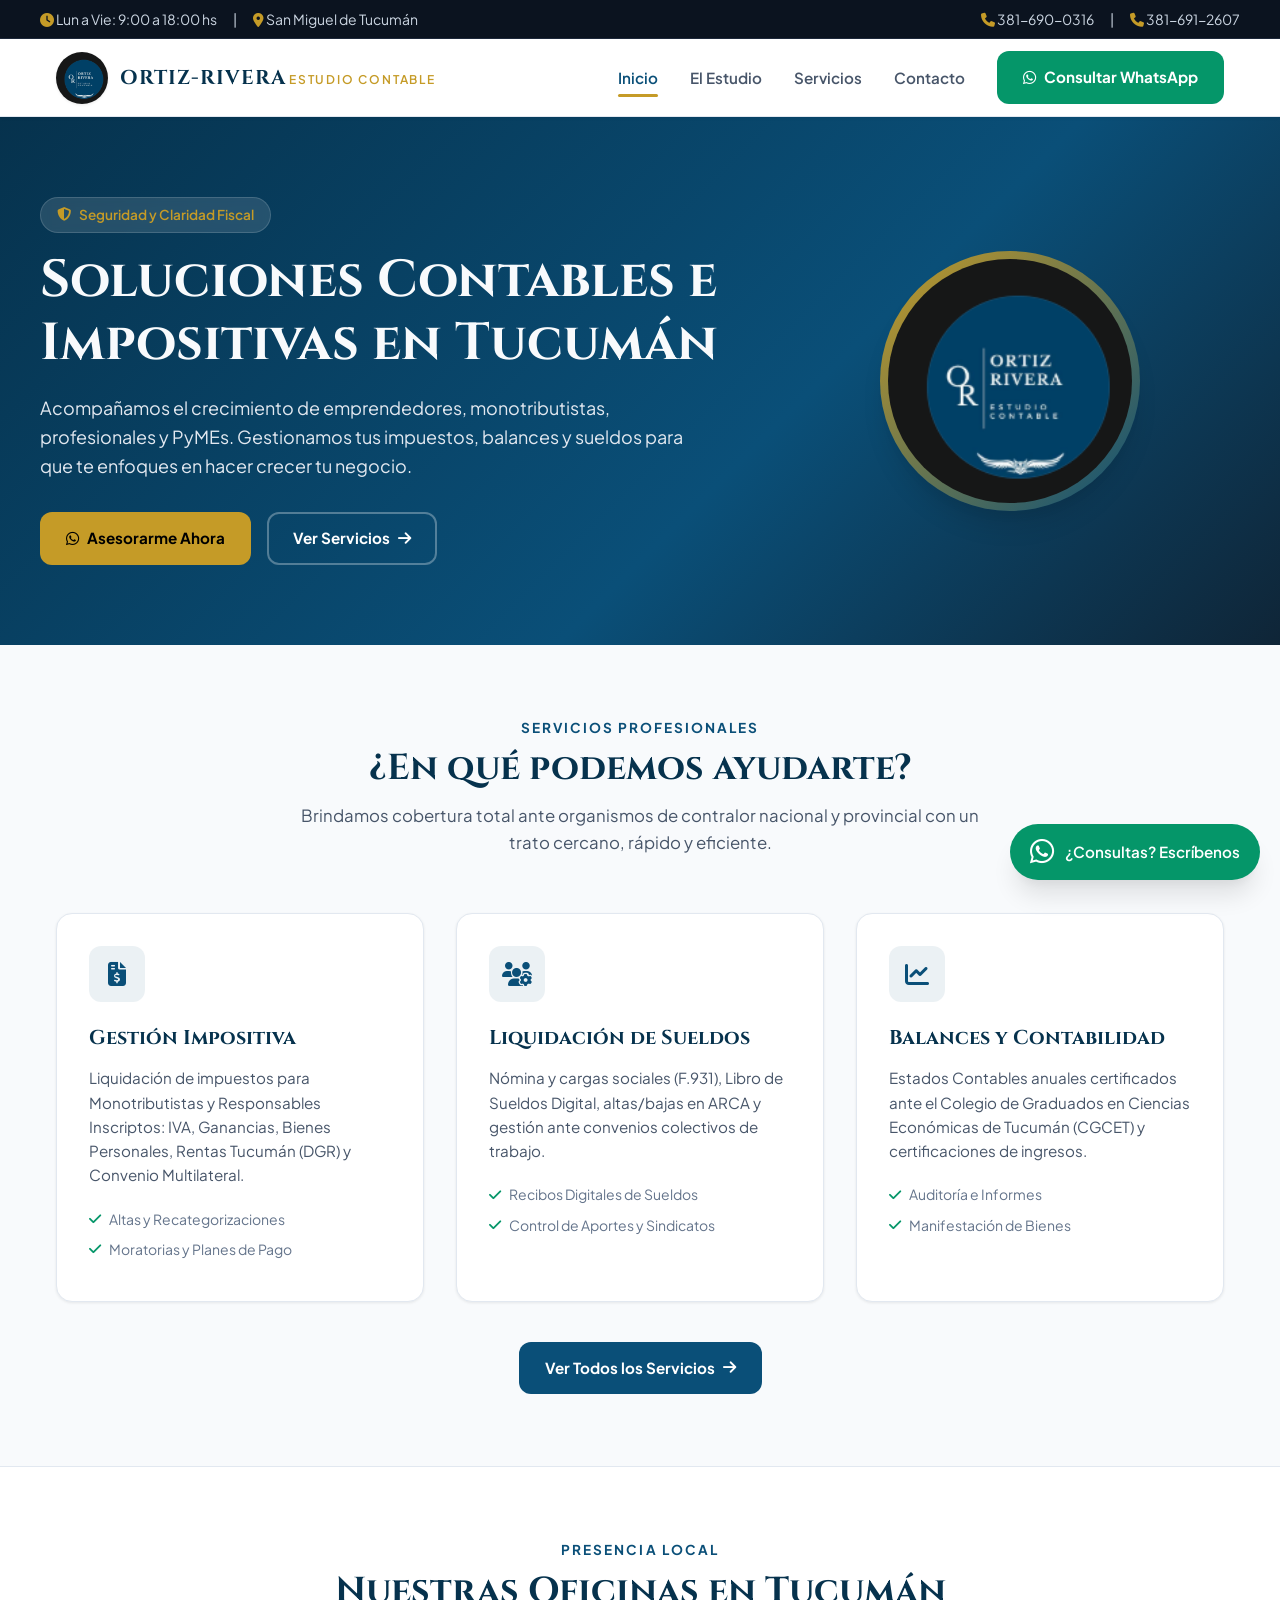
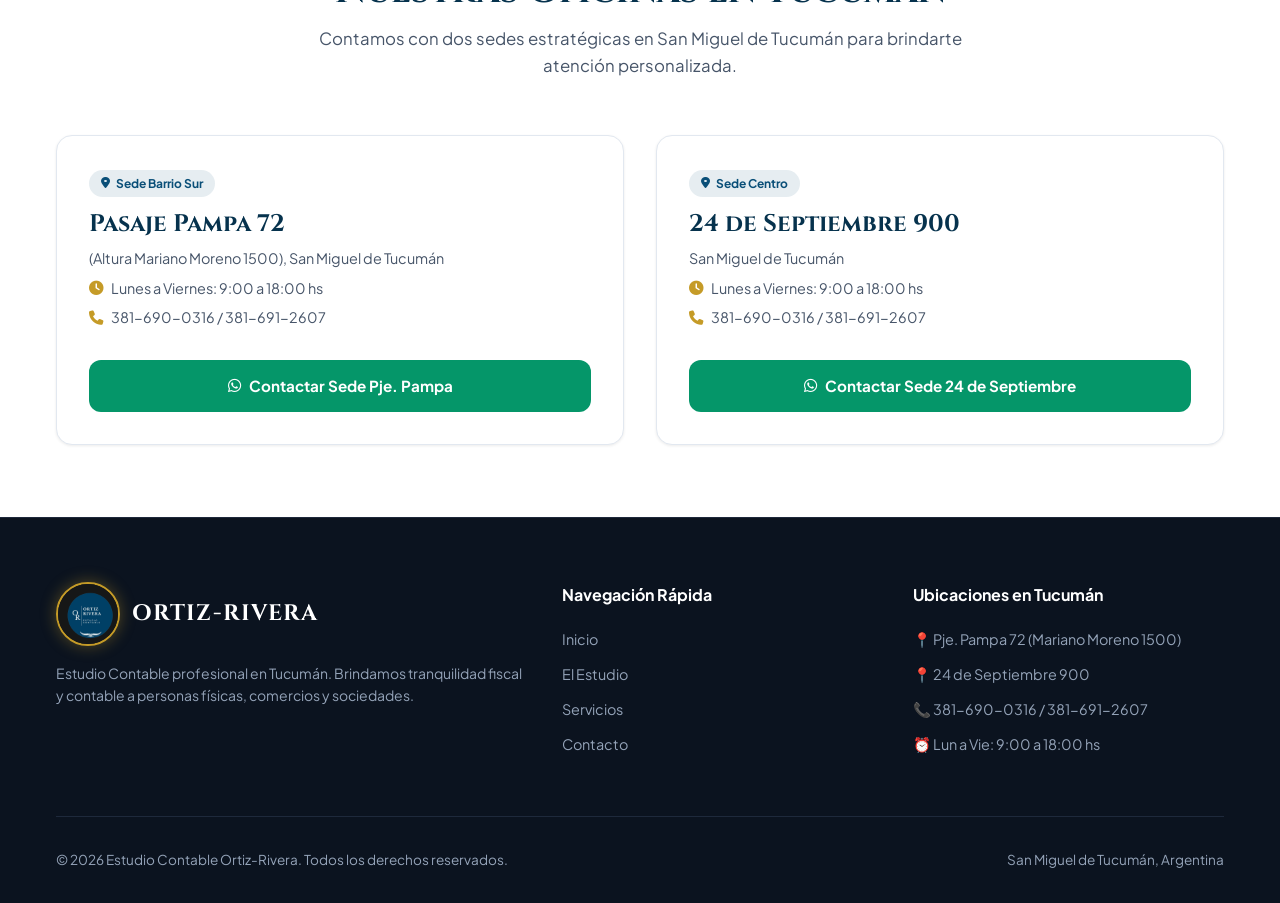
<file: index.html>
<!DOCTYPE html>
<html lang="es">
<head>
    <meta charset="UTF-8">
    <meta name="viewport" content="width=device-width, initial-scale=1.0">
    <title>Estudio Contable Ortiz-Rivera | Asesoramiento Impositivo y Laboral en Tucumán</title>
    <meta name="description" content="Estudio Contable Ortiz-Rivera en San Miguel de Tucumán. Asesoramiento impositivo, liquidación de sueldos, balances, ARCA, Rentas Tucumán, atención a PyMEs y Monotributistas.">
    <link rel="canonical" href="https://www.ortizrivera.com.ar/">
    
    <!-- Open Graph / Redes Sociales -->
    <meta property="og:title" content="Estudio Contable Ortiz-Rivera | Asesoramiento en Tucumán">
    <meta property="og:description" content="Servicios contables, impositivos y laborales integrales para PyMEs, Monotributistas y Empresas en San Miguel de Tucumán.">
    <meta property="og:url" content="https://www.ortizrivera.com.ar/">
    <meta property="og:image" content="https://www.ortizrivera.com.ar/images/og-image.jpg">
    <meta property="og:image:width" content="1200">
    <meta property="og:image:height" content="630">
    <meta property="og:image:alt" content="Estudio Contable Ortiz-Rivera - San Miguel de Tucumán">
    <meta property="og:locale" content="es_AR">
    <meta property="og:site_name" content="Estudio Contable Ortiz-Rivera">
    <meta name="twitter:card" content="summary_large_image">

    <!-- Íconos -->
    <link rel="icon" href="/favicon.ico" sizes="any">
    <link rel="icon" type="image/png" sizes="32x32" href="/images/favicon-32.png">
    <link rel="icon" type="image/png" sizes="192x192" href="/images/favicon-192.png">
    <link rel="apple-touch-icon" href="/images/apple-touch-icon.png">
    <meta name="theme-color" content="#0A4F78">
    <meta property="og:type" content="website">

    <!-- Estilos y Fuentes -->
    <link rel="stylesheet" href="style.css?v=2">
    <link rel="stylesheet" href="https://cdnjs.cloudflare.com/ajax/libs/font-awesome/6.4.0/css/all.min.css">
    <link rel="preconnect" href="https://fonts.googleapis.com">
    <link rel="preconnect" href="https://fonts.gstatic.com" crossorigin>
    <link href="https://fonts.googleapis.com/css2?family=Cinzel:wght@500;700&family=Plus+Jakarta+Sans:wght@300;400;500;600;700&display=swap" rel="stylesheet">
    
    <!-- Datos estructurados para Google -->
    <script type="application/ld+json">
{
  "@context": "https://schema.org",
  "@graph": [
    {
      "@type": "Organization",
      "@id": "https://www.ortizrivera.com.ar/#organizacion",
      "name": "Estudio Contable Ortiz-Rivera",
      "url": "https://www.ortizrivera.com.ar/",
      "logo": "https://www.ortizrivera.com.ar/images/favicon-192.png",
      "telephone": "+54 381 690-0316",
      "contactPoint": [
        {
          "@type": "ContactPoint",
          "telephone": "+54 381 690-0316",
          "contactType": "customer service",
          "areaServed": "AR",
          "availableLanguage": "Spanish"
        }
      ]
    },
    {
      "@type": "AccountingService",
      "name": "Estudio Contable Ortiz-Rivera - Sede Barrio Sur",
      "parentOrganization": {
        "@id": "https://www.ortizrivera.com.ar/#organizacion"
      },
      "url": "https://www.ortizrivera.com.ar/contacto",
      "image": "https://www.ortizrivera.com.ar/images/og-image.jpg",
      "telephone": "+54 381 690-0316",
      "priceRange": "$$",
      "address": {
        "@type": "PostalAddress",
        "streetAddress": "Pasaje Pampa 72 (altura Mariano Moreno 1500)",
        "addressLocality": "San Miguel de Tucumán",
        "addressRegion": "Tucumán",
        "addressCountry": "AR"
      },
      "openingHoursSpecification": [
        {
          "@type": "OpeningHoursSpecification",
          "dayOfWeek": [
            "Monday",
            "Tuesday",
            "Wednesday",
            "Thursday",
            "Friday"
          ],
          "opens": "09:00",
          "closes": "18:00"
        }
      ],
      "areaServed": "Tucumán"
    },
    {
      "@type": "AccountingService",
      "name": "Estudio Contable Ortiz-Rivera - Sede Centro",
      "parentOrganization": {
        "@id": "https://www.ortizrivera.com.ar/#organizacion"
      },
      "url": "https://www.ortizrivera.com.ar/contacto",
      "image": "https://www.ortizrivera.com.ar/images/og-image.jpg",
      "telephone": "+54 381 691-2607",
      "priceRange": "$$",
      "address": {
        "@type": "PostalAddress",
        "streetAddress": "24 de Septiembre 900",
        "addressLocality": "San Miguel de Tucumán",
        "addressRegion": "Tucumán",
        "addressCountry": "AR"
      },
      "openingHoursSpecification": [
        {
          "@type": "OpeningHoursSpecification",
          "dayOfWeek": [
            "Monday",
            "Tuesday",
            "Wednesday",
            "Thursday",
            "Friday"
          ],
          "opens": "09:00",
          "closes": "18:00"
        }
      ],
      "areaServed": "Tucumán"
    }
  ]
}
    </script>

    <!-- JavaScript -->
    <script src="script.js?v=2" defer></script>
</head>
<body>

    <!-- Enlace de Salto para Accesibilidad -->
    <a href="#main-content" class="skip-link">Saltar al contenido principal</a>

    <!-- Top Bar de Contacto -->
    <div class="top-bar">
        <div class="top-bar-container">
            <div class="top-bar-info">
                <span><i class="fa-solid fa-clock" aria-hidden="true"></i> Lun a Vie: 9:00 a 18:00 hs</span>
                <span>|</span>
                <span><i class="fa-solid fa-location-dot" aria-hidden="true"></i> San Miguel de Tucumán</span>
            </div>
            <div class="top-bar-phones">
                <a href="tel:3816900316"><i class="fa-solid fa-phone" aria-hidden="true"></i> 381-690-0316</a>
                <span>|</span>
                <a href="tel:3816912607"><i class="fa-solid fa-phone" aria-hidden="true"></i> 381-691-2607</a>
            </div>
        </div>
    </div>

    <!-- Navegación Principal -->
    <header class="site-header">
        <div class="nav-container">
            <a href="/" class="brand-logo">
                <img src="images/logo.png" alt="Logo Estudio Contable Ortiz-Rivera">
                <div class="brand-title-group">
                    <span class="brand-title">ORTIZ-RIVERA</span>
                    <span class="brand-subtitle">Estudio Contable</span>
                </div>
            </a>

            <button class="mobile-toggle" id="mobile-toggle" aria-label="Abrir menú de navegación" aria-expanded="false" aria-controls="nav-menu">
                <i class="fa-solid fa-bars" aria-hidden="true"></i>
            </button>

            <nav>
                <ul class="nav-menu" id="nav-menu">
                    <li><a href="/" class="nav-link active" aria-current="page">Inicio</a></li>
                    <li><a href="/nosotros" class="nav-link">El Estudio</a></li>
                    <li><a href="/servicios" class="nav-link">Servicios</a></li>
                    <li><a href="/contacto" class="nav-link">Contacto</a></li>
                    <li>
                        <a href="https://wa.me/5493816900316?text=Hola,%20quisiera%20hacer%20una%20consulta%20contable" target="_blank" class="btn btn-whatsapp">
                            <i class="fa-brands fa-whatsapp" aria-hidden="true"></i> Consultar WhatsApp
                        </a>
                    </li>
                </ul>
            </nav>
        </div>
    </header>

    <!-- Contenido Principal -->
    <main id="main-content">

        <!-- Hero Section -->
        <section class="hero-section">
            <div class="hero-container">
                <div class="hero-text-content">
                    <div class="hero-badge">
                        <i class="fa-solid fa-shield-halved" aria-hidden="true"></i> Seguridad y Claridad Fiscal
                    </div>
                    <h1 class="hero-title">Soluciones Contables e Impositivas en Tucumán</h1>
                    <p class="hero-description">
                        Acompañamos el crecimiento de emprendedores, monotributistas, profesionales y PyMEs. Gestionamos tus impuestos, balances y sueldos para que te enfoques en hacer crecer tu negocio.
                    </p>
                    <div class="hero-actions">
                        <a href="https://wa.me/5493816900316?text=Hola,%20necesito%20asesoramiento%20para%20mi%20negocio" target="_blank" class="btn btn-gold">
                            <i class="fa-brands fa-whatsapp" aria-hidden="true"></i> Asesorarme Ahora
                        </a>
                        <a href="/servicios" class="btn btn-outline" style="color: #fff; border-color: rgba(255,255,255,0.3);">
                            Ver Servicios <i class="fa-solid fa-arrow-right" aria-hidden="true"></i>
                        </a>
                    </div>
                </div>

                <div class="hero-logo-wrapper">
                    <div class="hero-logo-card">
                        <img src="images/logo.png" alt="Insignia oficial del Estudio Ortiz-Rivera">
                    </div>
                </div>
            </div>
        </section>

        <!-- Resumen de Servicios -->
        <section class="section-padding">
            <div class="container">
                <div class="section-title-wrapper">
                    <span class="section-tag">Servicios Profesionales</span>
                    <h2 class="section-title">¿En qué podemos ayudarte?</h2>
                    <p class="section-description">Brindamos cobertura total ante organismos de contralor nacional y provincial con un trato cercano, rápido y eficiente.</p>
                </div>

                <div class="grid-3">
                    <div class="card">
                        <div class="card-icon"><i class="fa-solid fa-file-invoice-dollar" aria-hidden="true"></i></div>
                        <h3 class="card-title">Gestión Impositiva</h3>
                        <p class="card-text">Liquidación de impuestos para Monotributistas y Responsables Inscriptos: IVA, Ganancias, Bienes Personales, Rentas Tucumán (DGR) y Convenio Multilateral.</p>
                        <ul class="card-list">
                            <li><i class="fa-solid fa-check" aria-hidden="true"></i> Altas y Recategorizaciones</li>
                            <li><i class="fa-solid fa-check" aria-hidden="true"></i> Moratorias y Planes de Pago</li>
                        </ul>
                    </div>

                    <div class="card">
                        <div class="card-icon"><i class="fa-solid fa-users-gear" aria-hidden="true"></i></div>
                        <h3 class="card-title">Liquidación de Sueldos</h3>
                        <p class="card-text">Nómina y cargas sociales (F.931), Libro de Sueldos Digital, altas/bajas en ARCA y gestión ante convenios colectivos de trabajo.</p>
                        <ul class="card-list">
                            <li><i class="fa-solid fa-check" aria-hidden="true"></i> Recibos Digitales de Sueldos</li>
                            <li><i class="fa-solid fa-check" aria-hidden="true"></i> Control de Aportes y Sindicatos</li>
                        </ul>
                    </div>

                    <div class="card">
                        <div class="card-icon"><i class="fa-solid fa-chart-line" aria-hidden="true"></i></div>
                        <h3 class="card-title">Balances y Contabilidad</h3>
                        <p class="card-text">Estados Contables anuales certificados ante el Colegio de Graduados en Ciencias Económicas de Tucumán (CGCET) y certificaciones de ingresos.</p>
                        <ul class="card-list">
                            <li><i class="fa-solid fa-check" aria-hidden="true"></i> Auditoría e Informes</li>
                            <li><i class="fa-solid fa-check" aria-hidden="true"></i> Manifestación de Bienes</li>
                        </ul>
                    </div>
                </div>

                <div style="text-align: center; margin-top: 2.5rem;">
                    <a href="/servicios" class="btn btn-primary">Ver Todos los Servicios <i class="fa-solid fa-arrow-right" aria-hidden="true"></i></a>
                </div>
            </div>
        </section>

        <!-- Sucursales -->
        <section class="section-padding" style="background-color: var(--bg-white); border-top: 1px solid var(--border-color);">
            <div class="container">
                <div class="section-title-wrapper">
                    <span class="section-tag">Presencia Local</span>
                    <h2 class="section-title">Nuestras Oficinas en Tucumán</h2>
                    <p class="section-description">Contamos con dos sedes estratégicas en San Miguel de Tucumán para brindarte atención personalizada.</p>
                </div>

                <div class="grid-2">
                    <div class="branch-card">
                        <div>
                            <span class="branch-badge"><i class="fa-solid fa-location-dot" aria-hidden="true"></i> Sede Barrio Sur</span>
                            <h3 class="branch-name">Pasaje Pampa 72</h3>
                            <p class="branch-detail">(Altura Mariano Moreno 1500), San Miguel de Tucumán</p>
                            <p class="branch-detail"><i class="fa-solid fa-clock" aria-hidden="true"></i> Lunes a Viernes: 9:00 a 18:00 hs</p>
                            <p class="branch-detail"><i class="fa-solid fa-phone" aria-hidden="true"></i> 381-690-0316 / 381-691-2607</p>
                        </div>
                        <a href="https://wa.me/5493816900316?text=Hola,%20quisiera%20coordinar%20una%20reunion%20en%20Pje%20Pampa%2072" target="_blank" class="btn btn-whatsapp">
                            <i class="fa-brands fa-whatsapp" aria-hidden="true"></i> Contactar Sede Pje. Pampa
                        </a>
                    </div>

                    <div class="branch-card">
                        <div>
                            <span class="branch-badge"><i class="fa-solid fa-location-dot" aria-hidden="true"></i> Sede Centro</span>
                            <h3 class="branch-name">24 de Septiembre 900</h3>
                            <p class="branch-detail">San Miguel de Tucumán</p>
                            <p class="branch-detail"><i class="fa-solid fa-clock" aria-hidden="true"></i> Lunes a Viernes: 9:00 a 18:00 hs</p>
                            <p class="branch-detail"><i class="fa-solid fa-phone" aria-hidden="true"></i> 381-690-0316 / 381-691-2607</p>
                        </div>
                        <a href="https://wa.me/5493816912607?text=Hola,%20quisiera%20coordinar%20una%20reunion%20en%2024%20de%20Septiembre%20900" target="_blank" class="btn btn-whatsapp">
                            <i class="fa-brands fa-whatsapp" aria-hidden="true"></i> Contactar Sede 24 de Septiembre
                        </a>
                    </div>
                </div>
            </div>
        </section>

    </main>

    <!-- Footer -->
    <footer class="site-footer">
        <div class="container">
            <div class="footer-grid">
                <div>
                    <div class="footer-brand">
                        <img src="images/logo.png" alt="Logo Ortiz-Rivera">
                        <span>ORTIZ-RIVERA</span>
                    </div>
                    <p style="font-size: 0.875rem; line-height: 1.6;">Estudio Contable profesional en Tucumán. Brindamos tranquilidad fiscal y contable a personas físicas, comercios y sociedades.</p>
                </div>
                <div>
                    <h4 class="footer-title">Navegación Rápida</h4>
                    <ul class="footer-links">
                        <li><a href="/">Inicio</a></li>
                        <li><a href="/nosotros">El Estudio</a></li>
                        <li><a href="/servicios">Servicios</a></li>
                        <li><a href="/contacto">Contacto</a></li>
                    </ul>
                </div>
                <div>
                    <h4 class="footer-title">Ubicaciones en Tucumán</h4>
                    <ul class="footer-links">
                        <li>📍 Pje. Pampa 72 (Mariano Moreno 1500)</li>
                        <li>📍 24 de Septiembre 900</li>
                        <li>📞 381-690-0316 / 381-691-2607</li>
                        <li>⏰ Lun a Vie: 9:00 a 18:00 hs</li>
                    </ul>
                </div>
            </div>
            <div class="footer-bottom">
                <p>&copy; 2026 Estudio Contable Ortiz-Rivera. Todos los derechos reservados.</p>
                <p>San Miguel de Tucumán, Argentina</p>
            </div>
        </div>
    </footer>


    <!-- Botón flotante de WhatsApp -->
    <a href="https://wa.me/5493816900316?text=Hola,%20quisiera%20hacer%20una%20consulta%20contable" target="_blank" rel="noopener" class="whatsapp-float" aria-label="Escribinos por WhatsApp">
        <i class="fa-brands fa-whatsapp" aria-hidden="true"></i>
        <span class="whatsapp-float-text">¿Consultas? Escríbenos</span>
    </a>

</body>
</html>
</file>
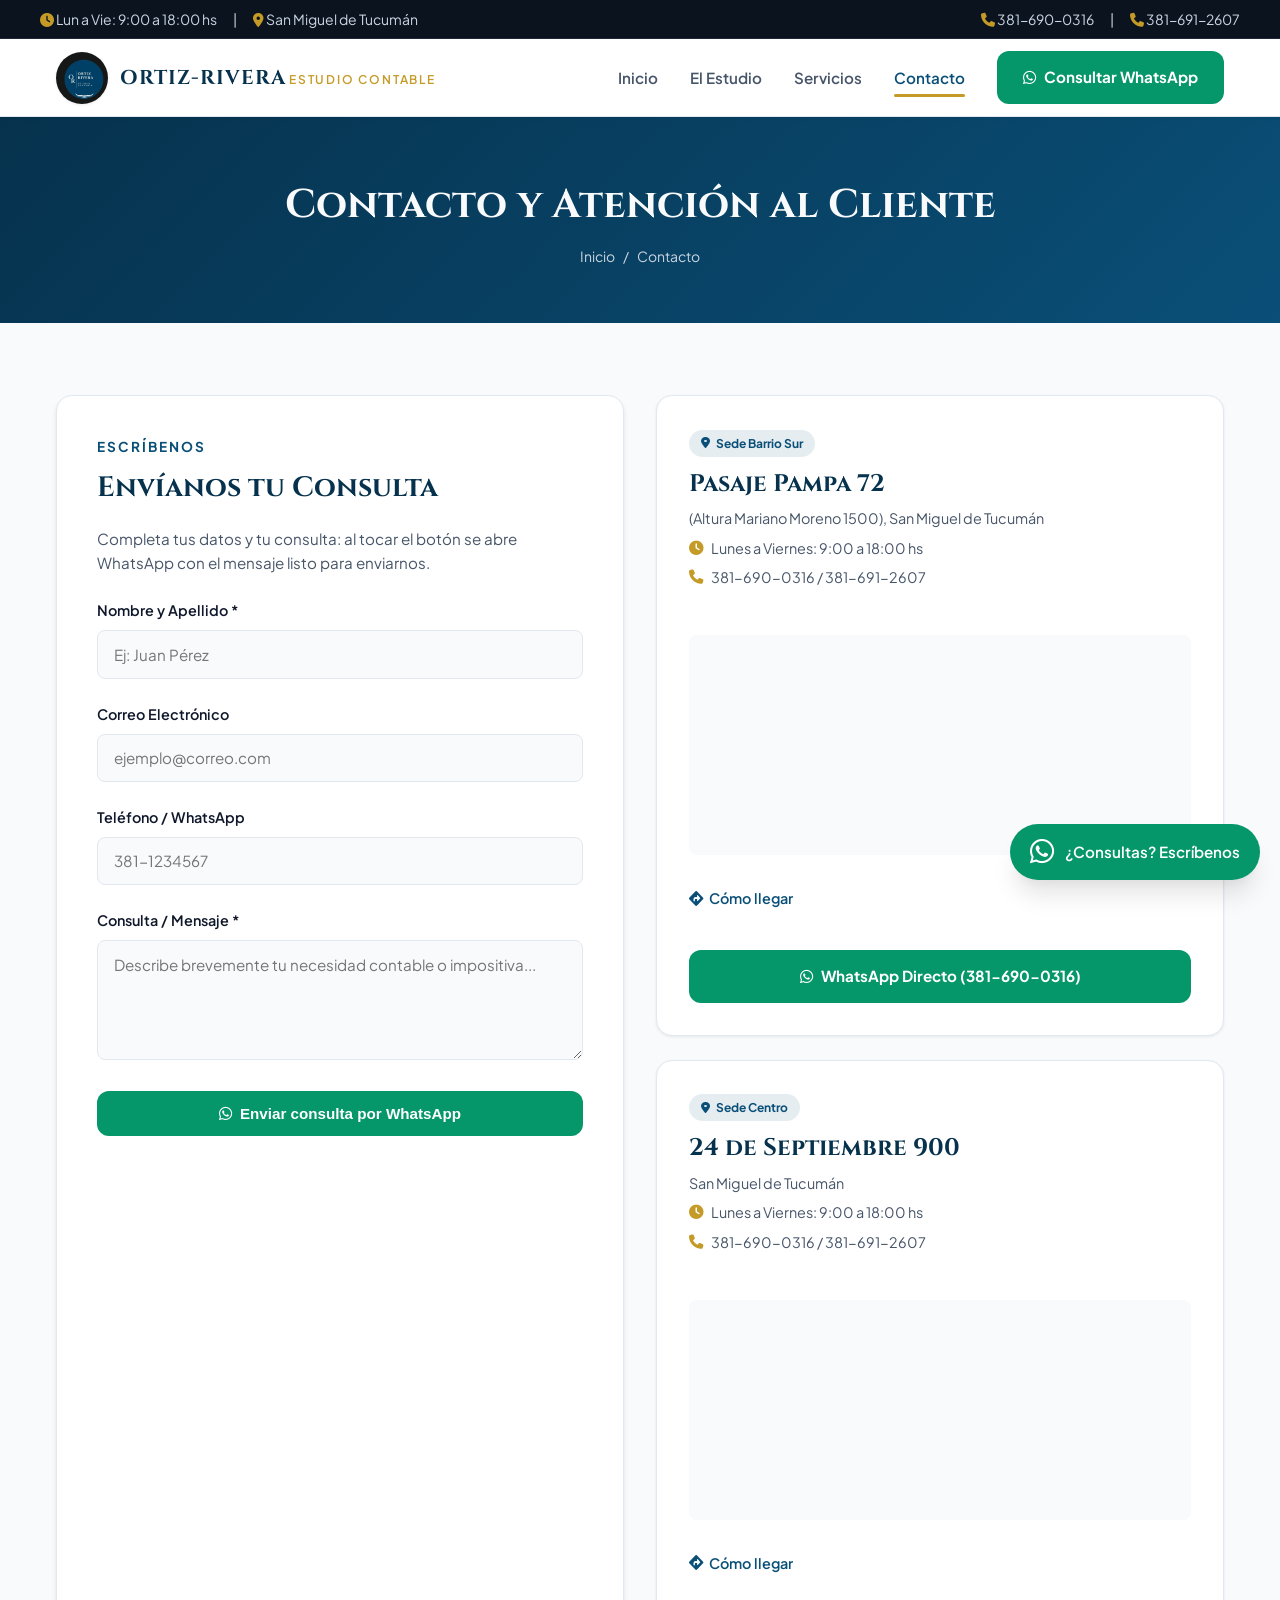
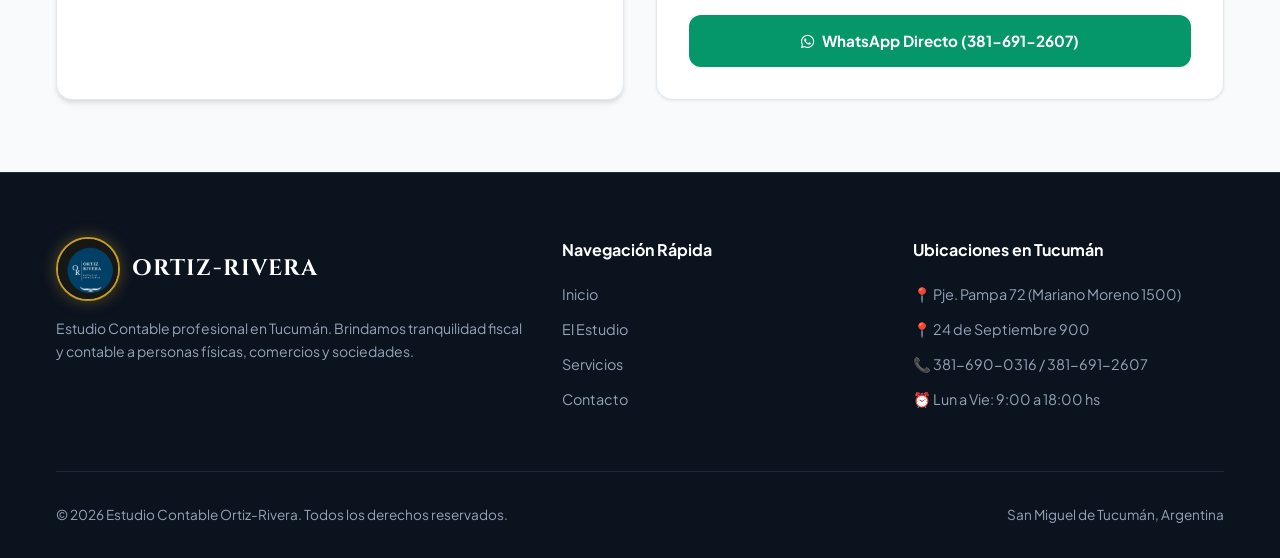
<file: contacto.html>
<!DOCTYPE html>
<html lang="es">
<head>
    <meta charset="UTF-8">
    <meta name="viewport" content="width=device-width, initial-scale=1.0">
    <title>Contacto y Sucursales | Estudio Contable Ortiz-Rivera Tucumán</title>
    <meta name="description" content="Contacta al Estudio Contable Ortiz-Rivera en San Miguel de Tucumán. Sedes en Pje. Pampa 72 y 24 de Septiembre 900. Teléfonos: 381-690-0316 y 381-691-2607.">
    <link rel="canonical" href="https://www.ortizrivera.com.ar/contacto">
    
    <!-- Open Graph -->
    <meta property="og:title" content="Contacto | Estudio Contable Ortiz-Rivera">
    <meta property="og:description" content="Ubicaciones, teléfonos y atención directa por WhatsApp en San Miguel de Tucumán.">
    <meta property="og:url" content="https://www.ortizrivera.com.ar/contacto">
    <meta property="og:image" content="https://www.ortizrivera.com.ar/images/og-image.jpg">
    <meta property="og:image:width" content="1200">
    <meta property="og:image:height" content="630">
    <meta property="og:image:alt" content="Estudio Contable Ortiz-Rivera - San Miguel de Tucumán">
    <meta property="og:locale" content="es_AR">
    <meta property="og:site_name" content="Estudio Contable Ortiz-Rivera">
    <meta name="twitter:card" content="summary_large_image">

    <!-- Íconos -->
    <link rel="icon" href="/favicon.ico" sizes="any">
    <link rel="icon" type="image/png" sizes="32x32" href="/images/favicon-32.png">
    <link rel="icon" type="image/png" sizes="192x192" href="/images/favicon-192.png">
    <link rel="apple-touch-icon" href="/images/apple-touch-icon.png">
    <meta name="theme-color" content="#0A4F78">
    
    <!-- Estilos y Fuentes -->
    <link rel="stylesheet" href="style.css?v=2">
    <link rel="stylesheet" href="https://cdnjs.cloudflare.com/ajax/libs/font-awesome/6.4.0/css/all.min.css">
    <link rel="preconnect" href="https://fonts.googleapis.com">
    <link rel="preconnect" href="https://fonts.gstatic.com" crossorigin>
    <link href="https://fonts.googleapis.com/css2?family=Cinzel:wght@500;700&family=Plus+Jakarta+Sans:wght@300;400;500;600;700&display=swap" rel="stylesheet">
    
    <!-- Datos estructurados para Google -->
    <script type="application/ld+json">
{
  "@context": "https://schema.org",
  "@graph": [
    {
      "@type": "Organization",
      "@id": "https://www.ortizrivera.com.ar/#organizacion",
      "name": "Estudio Contable Ortiz-Rivera",
      "url": "https://www.ortizrivera.com.ar/",
      "logo": "https://www.ortizrivera.com.ar/images/favicon-192.png",
      "telephone": "+54 381 690-0316",
      "contactPoint": [
        {
          "@type": "ContactPoint",
          "telephone": "+54 381 690-0316",
          "contactType": "customer service",
          "areaServed": "AR",
          "availableLanguage": "Spanish"
        }
      ]
    },
    {
      "@type": "AccountingService",
      "name": "Estudio Contable Ortiz-Rivera - Sede Barrio Sur",
      "parentOrganization": {
        "@id": "https://www.ortizrivera.com.ar/#organizacion"
      },
      "url": "https://www.ortizrivera.com.ar/contacto",
      "image": "https://www.ortizrivera.com.ar/images/og-image.jpg",
      "telephone": "+54 381 690-0316",
      "priceRange": "$$",
      "address": {
        "@type": "PostalAddress",
        "streetAddress": "Pasaje Pampa 72 (altura Mariano Moreno 1500)",
        "addressLocality": "San Miguel de Tucumán",
        "addressRegion": "Tucumán",
        "addressCountry": "AR"
      },
      "openingHoursSpecification": [
        {
          "@type": "OpeningHoursSpecification",
          "dayOfWeek": [
            "Monday",
            "Tuesday",
            "Wednesday",
            "Thursday",
            "Friday"
          ],
          "opens": "09:00",
          "closes": "18:00"
        }
      ],
      "areaServed": "Tucumán"
    },
    {
      "@type": "AccountingService",
      "name": "Estudio Contable Ortiz-Rivera - Sede Centro",
      "parentOrganization": {
        "@id": "https://www.ortizrivera.com.ar/#organizacion"
      },
      "url": "https://www.ortizrivera.com.ar/contacto",
      "image": "https://www.ortizrivera.com.ar/images/og-image.jpg",
      "telephone": "+54 381 691-2607",
      "priceRange": "$$",
      "address": {
        "@type": "PostalAddress",
        "streetAddress": "24 de Septiembre 900",
        "addressLocality": "San Miguel de Tucumán",
        "addressRegion": "Tucumán",
        "addressCountry": "AR"
      },
      "openingHoursSpecification": [
        {
          "@type": "OpeningHoursSpecification",
          "dayOfWeek": [
            "Monday",
            "Tuesday",
            "Wednesday",
            "Thursday",
            "Friday"
          ],
          "opens": "09:00",
          "closes": "18:00"
        }
      ],
      "areaServed": "Tucumán"
    }
  ]
}
    </script>

    <!-- JavaScript -->
    <script src="script.js?v=2" defer></script>

    <style>
        .form-feedback {
            display: none;
            padding: 1rem;
            border-radius: var(--radius-md);
            margin-top: 1rem;
            font-size: 0.9rem;
            font-weight: 600;
        }
        .form-feedback.success {
            background-color: #D1FAE5;
            color: #065F46;
            border: 1px solid #10B981;
        }
        .form-feedback.error {
            background-color: #FEE2E2;
            color: #991B1B;
            border: 1px solid #EF4444;
        }
    </style>
</head>
<body>

    <!-- Enlace de Salto para Accesibilidad -->
    <a href="#main-content" class="skip-link">Saltar al contenido principal</a>

    <!-- Top Bar -->
    <div class="top-bar">
        <div class="top-bar-container">
            <div class="top-bar-info">
                <span><i class="fa-solid fa-clock" aria-hidden="true"></i> Lun a Vie: 9:00 a 18:00 hs</span>
                <span>|</span>
                <span><i class="fa-solid fa-location-dot" aria-hidden="true"></i> San Miguel de Tucumán</span>
            </div>
            <div class="top-bar-phones">
                <a href="tel:3816900316"><i class="fa-solid fa-phone" aria-hidden="true"></i> 381-690-0316</a>
                <span>|</span>
                <a href="tel:3816912607"><i class="fa-solid fa-phone" aria-hidden="true"></i> 381-691-2607</a>
            </div>
        </div>
    </div>

    <!-- Navegación -->
    <header class="site-header">
        <div class="nav-container">
            <a href="/" class="brand-logo">
                <img src="images/logo.png" alt="Logo Estudio Contable Ortiz-Rivera">
                <div class="brand-title-group">
                    <span class="brand-title">ORTIZ-RIVERA</span>
                    <span class="brand-subtitle">Estudio Contable</span>
                </div>
            </a>

            <button class="mobile-toggle" id="mobile-toggle" aria-label="Abrir menú de navegación" aria-expanded="false" aria-controls="nav-menu">
                <i class="fa-solid fa-bars" aria-hidden="true"></i>
            </button>

            <nav>
                <ul class="nav-menu" id="nav-menu">
                    <li><a href="/" class="nav-link">Inicio</a></li>
                    <li><a href="/nosotros" class="nav-link">El Estudio</a></li>
                    <li><a href="/servicios" class="nav-link">Servicios</a></li>
                    <li><a href="/contacto" class="nav-link active" aria-current="page">Contacto</a></li>
                    <li>
                        <a href="https://wa.me/5493816900316?text=Hola,%20quisiera%20hacer%20una%20consulta%20contable" target="_blank" class="btn btn-whatsapp">
                            <i class="fa-brands fa-whatsapp" aria-hidden="true"></i> Consultar WhatsApp
                        </a>
                    </li>
                </ul>
            </nav>
        </div>
    </header>

    <!-- Encabezado de la Página -->
    <div class="page-header">
        <h1>Contacto y Atención al Cliente</h1>
        <div class="breadcrumbs">
            <a href="/">Inicio</a>
            <span>/</span>
            <span>Contacto</span>
        </div>
    </div>

    <!-- Contenido Principal -->
    <main id="main-content">

        <section class="section-padding">
            <div class="container">
                <div class="grid-2">

                    <!-- Formulario de Contacto -->
                    <div class="contact-form">
                        <span class="section-tag">Escríbenos</span>
                        <h2 class="card-title" style="font-size: 1.75rem; margin-bottom: 1rem;">Envíanos tu Consulta</h2>
                        <p style="color: var(--text-secondary); margin-bottom: 1.5rem; font-size: 0.95rem;">
                            Completa tus datos y tu consulta: al tocar el botón se abre WhatsApp con el mensaje listo para enviarnos.
                        </p>

                        <form id="contact-form" novalidate>
                            <div class="form-group">
                                <label for="nombre" class="form-label">Nombre y Apellido *</label>
                                <input type="text" id="nombre" name="nombre" class="form-control" placeholder="Ej: Juan Pérez" required>
                            </div>

                            <div class="form-group">
                                <label for="email" class="form-label">Correo Electrónico</label>
                                <input type="email" id="email" name="email" class="form-control" placeholder="ejemplo@correo.com">
                            </div>

                            <div class="form-group">
                                <label for="telefono" class="form-label">Teléfono / WhatsApp</label>
                                <input type="tel" id="telefono" name="telefono" class="form-control" placeholder="381-1234567">
                            </div>

                            <div class="form-group">
                                <label for="mensaje" class="form-label">Consulta / Mensaje *</label>
                                <textarea id="mensaje" name="mensaje" class="form-control" placeholder="Describe brevemente tu necesidad contable o impositiva..." required></textarea>
                            </div>

                            <button type="submit" class="btn btn-whatsapp" style="width: 100%;">
                                <i class="fa-brands fa-whatsapp" aria-hidden="true"></i> Enviar consulta por WhatsApp
                            </button>

                            <div id="form-feedback" class="form-feedback" aria-live="polite"></div>
                        </form>
                    </div>

                    <!-- Información de Sedes -->
                    <div style="display: flex; flex-direction: column; gap: 1.5rem;">
                        <div class="branch-card">
                            <div>
                                <span class="branch-badge"><i class="fa-solid fa-location-dot" aria-hidden="true"></i> Sede Barrio Sur</span>
                                <h3 class="branch-name">Pasaje Pampa 72</h3>
                                <p class="branch-detail">(Altura Mariano Moreno 1500), San Miguel de Tucumán</p>
                                <p class="branch-detail"><i class="fa-solid fa-clock" aria-hidden="true"></i> Lunes a Viernes: 9:00 a 18:00 hs</p>
                                <p class="branch-detail"><i class="fa-solid fa-phone" aria-hidden="true"></i> 381-690-0316 / 381-691-2607</p>
                            </div>
                                                        <iframe class="branch-map" title="Mapa Sede Barrio Sur" loading="lazy" referrerpolicy="no-referrer-when-downgrade" src="https://www.google.com/maps?q=Pasaje+Pampa+72,+San+Miguel+de+Tucumán,+Tucumán&output=embed"></iframe>
                            <a class="branch-map-link" href="https://www.google.com/maps/search/?api=1&query=Pasaje+Pampa+72,+San+Miguel+de+Tucumán,+Tucumán" target="_blank" rel="noopener"><i class="fa-solid fa-diamond-turn-right" aria-hidden="true"></i> Cómo llegar</a>
                            <a href="https://wa.me/5493816900316?text=Hola,%20quisiera%20coordinar%20una%20reunion%20en%20Pje%20Pampa%2072" target="_blank" class="btn btn-whatsapp">
                                <i class="fa-brands fa-whatsapp" aria-hidden="true"></i> WhatsApp Directo (381-690-0316)
                            </a>
                        </div>

                        <div class="branch-card">
                            <div>
                                <span class="branch-badge"><i class="fa-solid fa-location-dot" aria-hidden="true"></i> Sede Centro</span>
                                <h3 class="branch-name">24 de Septiembre 900</h3>
                                <p class="branch-detail">San Miguel de Tucumán</p>
                                <p class="branch-detail"><i class="fa-solid fa-clock" aria-hidden="true"></i> Lunes a Viernes: 9:00 a 18:00 hs</p>
                                <p class="branch-detail"><i class="fa-solid fa-phone" aria-hidden="true"></i> 381-690-0316 / 381-691-2607</p>
                            </div>
                                                        <iframe class="branch-map" title="Mapa Sede Centro" loading="lazy" referrerpolicy="no-referrer-when-downgrade" src="https://www.google.com/maps?q=24+de+Septiembre+900,+San+Miguel+de+Tucumán,+Tucumán&output=embed"></iframe>
                            <a class="branch-map-link" href="https://www.google.com/maps/search/?api=1&query=24+de+Septiembre+900,+San+Miguel+de+Tucumán,+Tucumán" target="_blank" rel="noopener"><i class="fa-solid fa-diamond-turn-right" aria-hidden="true"></i> Cómo llegar</a>
                            <a href="https://wa.me/5493816912607?text=Hola,%20quisiera%20coordinar%20una%20reunion%20en%2024%20de%20Septiembre%20900" target="_blank" class="btn btn-whatsapp">
                                <i class="fa-brands fa-whatsapp" aria-hidden="true"></i> WhatsApp Directo (381-691-2607)
                            </a>
                        </div>
                    </div>

                </div>
            </div>
        </section>

    </main>

    <!-- Footer -->
    <footer class="site-footer">
        <div class="container">
            <div class="footer-grid">
                <div>
                    <div class="footer-brand">
                        <img src="images/logo.png" alt="Logo Ortiz-Rivera">
                        <span>ORTIZ-RIVERA</span>
                    </div>
                    <p style="font-size: 0.875rem; line-height: 1.6;">Estudio Contable profesional en Tucumán. Brindamos tranquilidad fiscal y contable a personas físicas, comercios y sociedades.</p>
                </div>
                <div>
                    <h4 class="footer-title">Navegación Rápida</h4>
                    <ul class="footer-links">
                        <li><a href="/">Inicio</a></li>
                        <li><a href="/nosotros">El Estudio</a></li>
                        <li><a href="/servicios">Servicios</a></li>
                        <li><a href="/contacto">Contacto</a></li>
                    </ul>
                </div>
                <div>
                    <h4 class="footer-title">Ubicaciones en Tucumán</h4>
                    <ul class="footer-links">
                        <li>📍 Pje. Pampa 72 (Mariano Moreno 1500)</li>
                        <li>📍 24 de Septiembre 900</li>
                        <li>📞 381-690-0316 / 381-691-2607</li>
                        <li>⏰ Lun a Vie: 9:00 a 18:00 hs</li>
                    </ul>
                </div>
            </div>
            <div class="footer-bottom">
                <p>&copy; 2026 Estudio Contable Ortiz-Rivera. Todos los derechos reservados.</p>
                <p>San Miguel de Tucumán, Argentina</p>
            </div>
        </div>
    </footer>


    <!-- Botón flotante de WhatsApp -->
    <a href="https://wa.me/5493816900316?text=Hola,%20quisiera%20hacer%20una%20consulta%20contable" target="_blank" rel="noopener" class="whatsapp-float" aria-label="Escribinos por WhatsApp">
        <i class="fa-brands fa-whatsapp" aria-hidden="true"></i>
        <span class="whatsapp-float-text">¿Consultas? Escríbenos</span>
    </a>

</body>
</html>
</file>
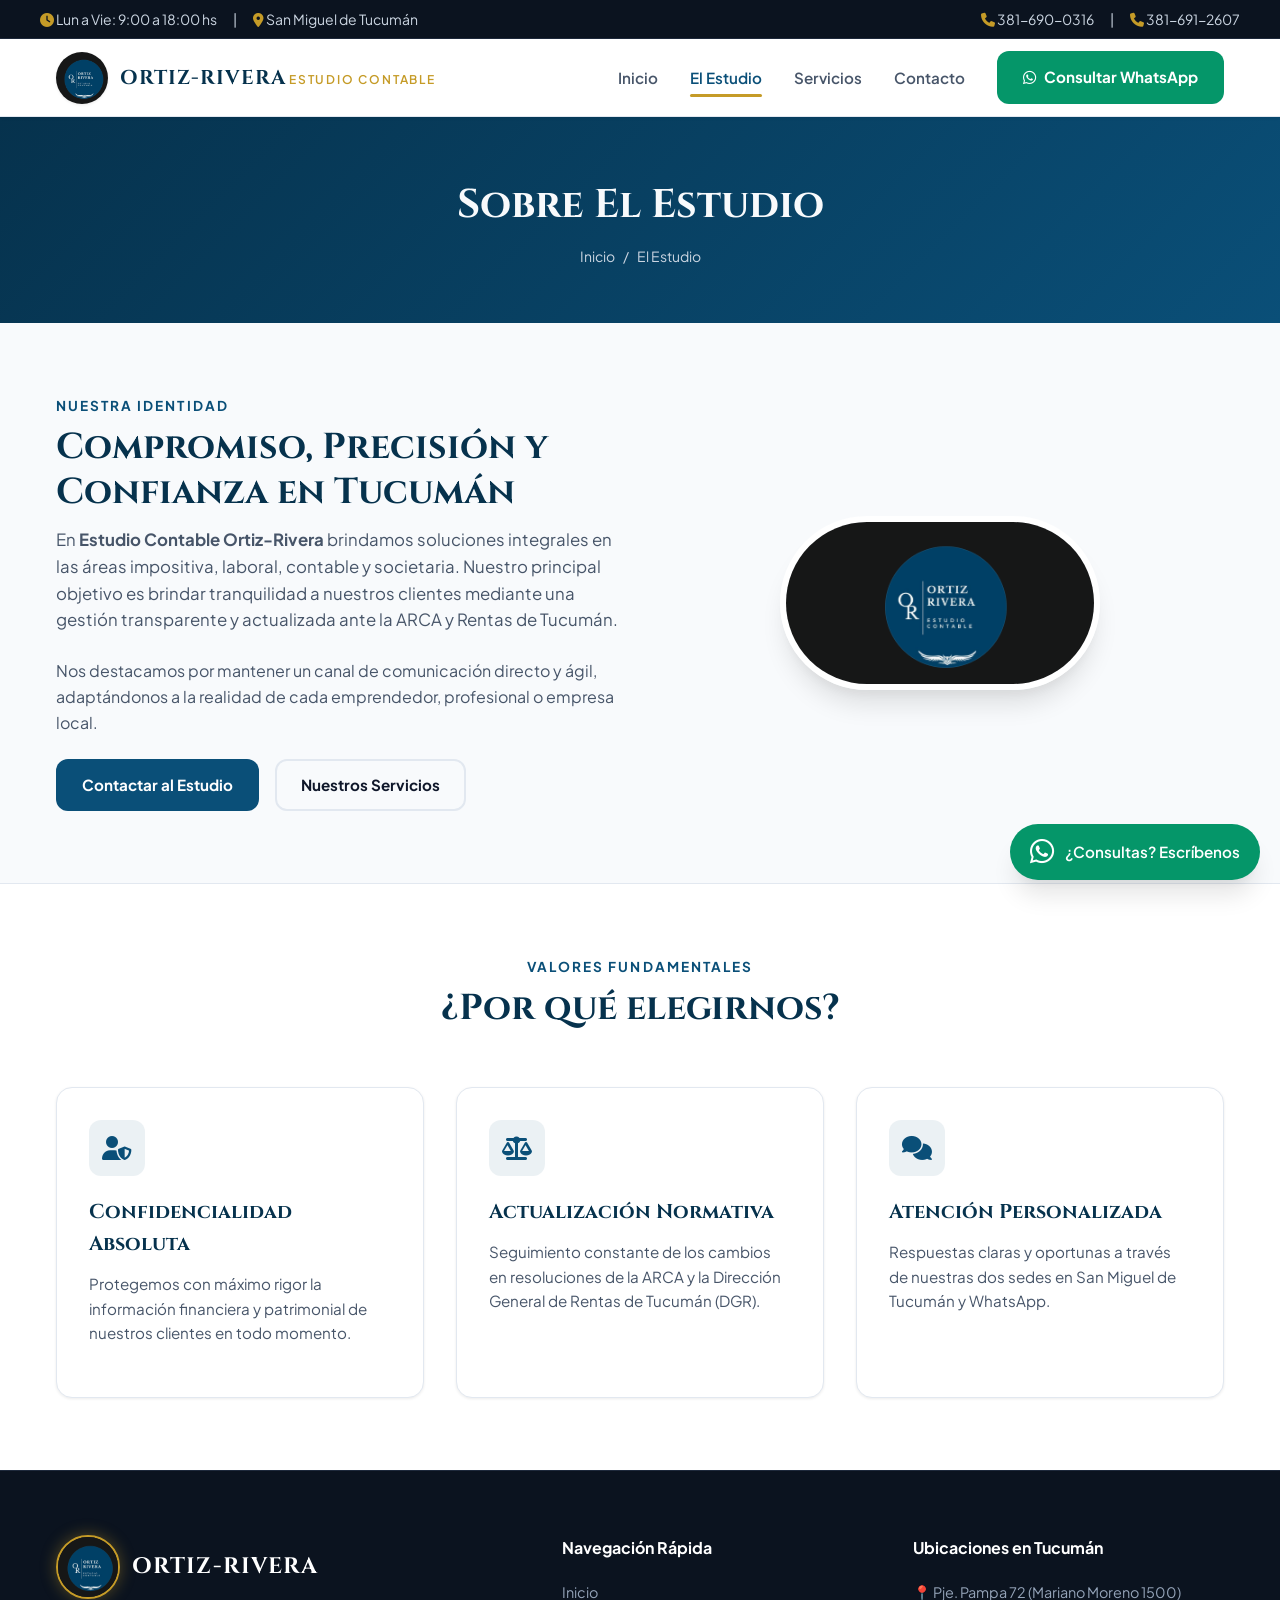
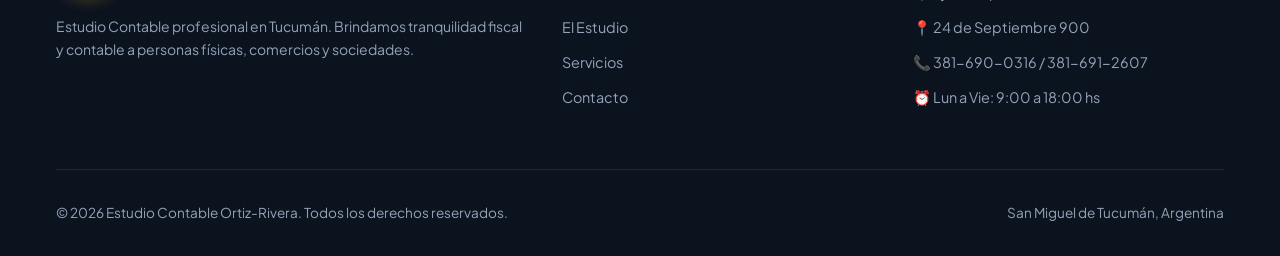
<file: nosotros.html>
<!DOCTYPE html>
<html lang="es">
<head>
    <meta charset="UTF-8">
    <meta name="viewport" content="width=device-width, initial-scale=1.0">
    <title>El Estudio | Estudio Contable Ortiz-Rivera Tucumán</title>
    <meta name="description" content="Conoce la trayectoria y valores del Estudio Contable Ortiz-Rivera en San Miguel de Tucumán. Asesoría integral para empresas y profesionales.">
    <link rel="canonical" href="https://www.ortizrivera.com.ar/nosotros">
    
    <!-- Open Graph -->
    <meta property="og:title" content="El Estudio | Estudio Contable Ortiz-Rivera">
    <meta property="og:description" content="Nuestra historia, misión y equipo profesional al servicio de la comunidad de Tucumán.">
    <meta property="og:url" content="https://www.ortizrivera.com.ar/nosotros">
    <meta property="og:image" content="https://www.ortizrivera.com.ar/images/og-image.jpg">
    <meta property="og:image:width" content="1200">
    <meta property="og:image:height" content="630">
    <meta property="og:image:alt" content="Estudio Contable Ortiz-Rivera - San Miguel de Tucumán">
    <meta property="og:locale" content="es_AR">
    <meta property="og:site_name" content="Estudio Contable Ortiz-Rivera">
    <meta name="twitter:card" content="summary_large_image">

    <!-- Íconos -->
    <link rel="icon" href="/favicon.ico" sizes="any">
    <link rel="icon" type="image/png" sizes="32x32" href="/images/favicon-32.png">
    <link rel="icon" type="image/png" sizes="192x192" href="/images/favicon-192.png">
    <link rel="apple-touch-icon" href="/images/apple-touch-icon.png">
    <meta name="theme-color" content="#0A4F78">
    
    <!-- Estilos y Fuentes -->
    <link rel="stylesheet" href="style.css?v=2">
    <link rel="stylesheet" href="https://cdnjs.cloudflare.com/ajax/libs/font-awesome/6.4.0/css/all.min.css">
    <link rel="preconnect" href="https://fonts.googleapis.com">
    <link rel="preconnect" href="https://fonts.gstatic.com" crossorigin>
    <link href="https://fonts.googleapis.com/css2?family=Cinzel:wght@500;700&family=Plus+Jakarta+Sans:wght@300;400;500;600;700&display=swap" rel="stylesheet">
    
    <!-- JavaScript -->
    <script src="script.js?v=2" defer></script>
</head>
<body>

    <!-- Enlace de Salto para Accesibilidad -->
    <a href="#main-content" class="skip-link">Saltar al contenido principal</a>

    <!-- Top Bar -->
    <div class="top-bar">
        <div class="top-bar-container">
            <div class="top-bar-info">
                <span><i class="fa-solid fa-clock" aria-hidden="true"></i> Lun a Vie: 9:00 a 18:00 hs</span>
                <span>|</span>
                <span><i class="fa-solid fa-location-dot" aria-hidden="true"></i> San Miguel de Tucumán</span>
            </div>
            <div class="top-bar-phones">
                <a href="tel:3816900316"><i class="fa-solid fa-phone" aria-hidden="true"></i> 381-690-0316</a>
                <span>|</span>
                <a href="tel:3816912607"><i class="fa-solid fa-phone" aria-hidden="true"></i> 381-691-2607</a>
            </div>
        </div>
    </div>

    <!-- Navegación -->
    <header class="site-header">
        <div class="nav-container">
            <a href="/" class="brand-logo">
                <img src="images/logo.png" alt="Logo Estudio Contable Ortiz-Rivera">
                <div class="brand-title-group">
                    <span class="brand-title">ORTIZ-RIVERA</span>
                    <span class="brand-subtitle">Estudio Contable</span>
                </div>
            </a>

            <button class="mobile-toggle" id="mobile-toggle" aria-label="Abrir menú de navegación" aria-expanded="false" aria-controls="nav-menu">
                <i class="fa-solid fa-bars" aria-hidden="true"></i>
            </button>

            <nav>
                <ul class="nav-menu" id="nav-menu">
                    <li><a href="/" class="nav-link">Inicio</a></li>
                    <li><a href="/nosotros" class="nav-link active" aria-current="page">El Estudio</a></li>
                    <li><a href="/servicios" class="nav-link">Servicios</a></li>
                    <li><a href="/contacto" class="nav-link">Contacto</a></li>
                    <li>
                        <a href="https://wa.me/5493816900316?text=Hola,%20quisiera%20hacer%20una%20consulta%20contable" target="_blank" class="btn btn-whatsapp">
                            <i class="fa-brands fa-whatsapp" aria-hidden="true"></i> Consultar WhatsApp
                        </a>
                    </li>
                </ul>
            </nav>
        </div>
    </header>

    <!-- Encabezado de la Página -->
    <div class="page-header">
        <h1>Sobre El Estudio</h1>
        <div class="breadcrumbs">
            <a href="/">Inicio</a>
            <span>/</span>
            <span>El Estudio</span>
        </div>
    </div>

    <!-- Contenido Principal -->
    <main id="main-content">

        <!-- Misión y Valores -->
        <section class="section-padding">
            <div class="container">
                <div class="grid-2" style="align-items: center;">
                    <div>
                        <span class="section-tag">Nuestra Identidad</span>
                        <h2 class="section-title">Compromiso, Precisión y Confianza en Tucumán</h2>
                        <p class="section-description" style="margin-bottom: 1.5rem;">
                            En <strong>Estudio Contable Ortiz-Rivera</strong> brindamos soluciones integrales en las áreas impositiva, laboral, contable y societaria. Nuestro principal objetivo es brindar tranquilidad a nuestros clientes mediante una gestión transparente y actualizada ante la ARCA y Rentas de Tucumán.
                        </p>
                        <p style="color: var(--text-secondary); margin-bottom: 1.5rem;">
                            Nos destacamos por mantener un canal de comunicación directo y ágil, adaptándonos a la realidad de cada emprendedor, profesional o empresa local.
                        </p>
                        <div style="display: flex; gap: 1rem; flex-wrap: wrap;">
                            <a href="/contacto" class="btn btn-primary">Contactar al Estudio</a>
                            <a href="/servicios" class="btn btn-outline">Nuestros Servicios</a>
                        </div>
                    </div>
                    <div style="text-align: center;">
                        <img src="images/logo.png" alt="Emblema del Estudio Ortiz-Rivera" style="max-width: 320px; margin: 0 auto; border-radius: var(--radius-full); box-shadow: var(--shadow-xl); border: 6px solid var(--bg-white);">
                    </div>
                </div>
            </div>
        </section>

        <!-- Pilares -->
        <section class="section-padding" style="background-color: var(--bg-white); border-top: 1px solid var(--border-color);">
            <div class="container">
                <div class="section-title-wrapper">
                    <span class="section-tag">Valores Fundamentales</span>
                    <h2 class="section-title">¿Por qué elegirnos?</h2>
                </div>

                <div class="grid-3">
                    <div class="card">
                        <div class="card-icon"><i class="fa-solid fa-user-shield" aria-hidden="true"></i></div>
                        <h3 class="card-title">Confidencialidad Absoluta</h3>
                        <p class="card-text">Protegemos con máximo rigor la información financiera y patrimonial de nuestros clientes en todo momento.</p>
                    </div>

                    <div class="card">
                        <div class="card-icon"><i class="fa-solid fa-scale-balanced" aria-hidden="true"></i></div>
                        <h3 class="card-title">Actualización Normativa</h3>
                        <p class="card-text">Seguimiento constante de los cambios en resoluciones de la ARCA y la Dirección General de Rentas de Tucumán (DGR).</p>
                    </div>

                    <div class="card">
                        <div class="card-icon"><i class="fa-solid fa-comments" aria-hidden="true"></i></div>
                        <h3 class="card-title">Atención Personalizada</h3>
                        <p class="card-text">Respuestas claras y oportunas a través de nuestras dos sedes en San Miguel de Tucumán y WhatsApp.</p>
                    </div>
                </div>
            </div>
        </section>

    </main>

    <!-- Footer -->
    <footer class="site-footer">
        <div class="container">
            <div class="footer-grid">
                <div>
                    <div class="footer-brand">
                        <img src="images/logo.png" alt="Logo Ortiz-Rivera">
                        <span>ORTIZ-RIVERA</span>
                    </div>
                    <p style="font-size: 0.875rem; line-height: 1.6;">Estudio Contable profesional en Tucumán. Brindamos tranquilidad fiscal y contable a personas físicas, comercios y sociedades.</p>
                </div>
                <div>
                    <h4 class="footer-title">Navegación Rápida</h4>
                    <ul class="footer-links">
                        <li><a href="/">Inicio</a></li>
                        <li><a href="/nosotros">El Estudio</a></li>
                        <li><a href="/servicios">Servicios</a></li>
                        <li><a href="/contacto">Contacto</a></li>
                    </ul>
                </div>
                <div>
                    <h4 class="footer-title">Ubicaciones en Tucumán</h4>
                    <ul class="footer-links">
                        <li>📍 Pje. Pampa 72 (Mariano Moreno 1500)</li>
                        <li>📍 24 de Septiembre 900</li>
                        <li>📞 381-690-0316 / 381-691-2607</li>
                        <li>⏰ Lun a Vie: 9:00 a 18:00 hs</li>
                    </ul>
                </div>
            </div>
            <div class="footer-bottom">
                <p>&copy; 2026 Estudio Contable Ortiz-Rivera. Todos los derechos reservados.</p>
                <p>San Miguel de Tucumán, Argentina</p>
            </div>
        </div>
    </footer>


    <!-- Botón flotante de WhatsApp -->
    <a href="https://wa.me/5493816900316?text=Hola,%20quisiera%20hacer%20una%20consulta%20contable" target="_blank" rel="noopener" class="whatsapp-float" aria-label="Escribinos por WhatsApp">
        <i class="fa-brands fa-whatsapp" aria-hidden="true"></i>
        <span class="whatsapp-float-text">¿Consultas? Escríbenos</span>
    </a>

</body>
</html>
</file>
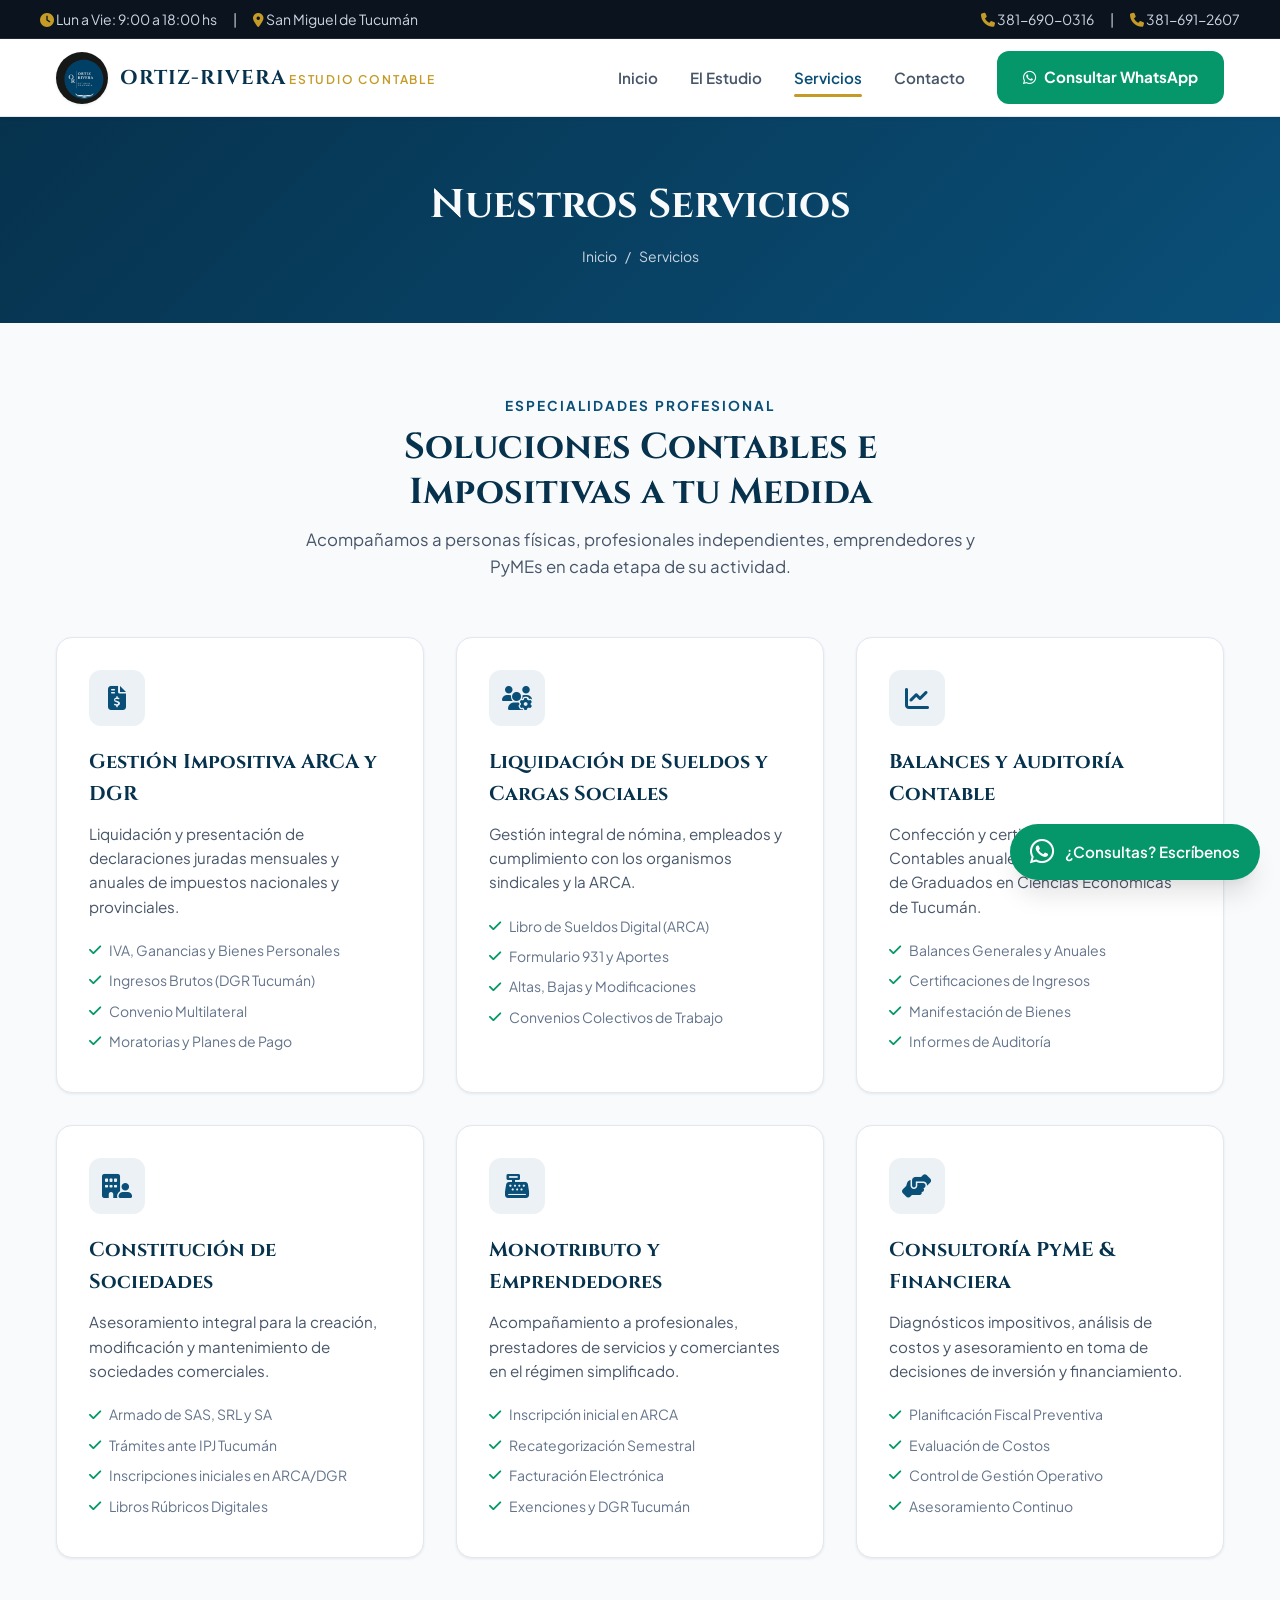
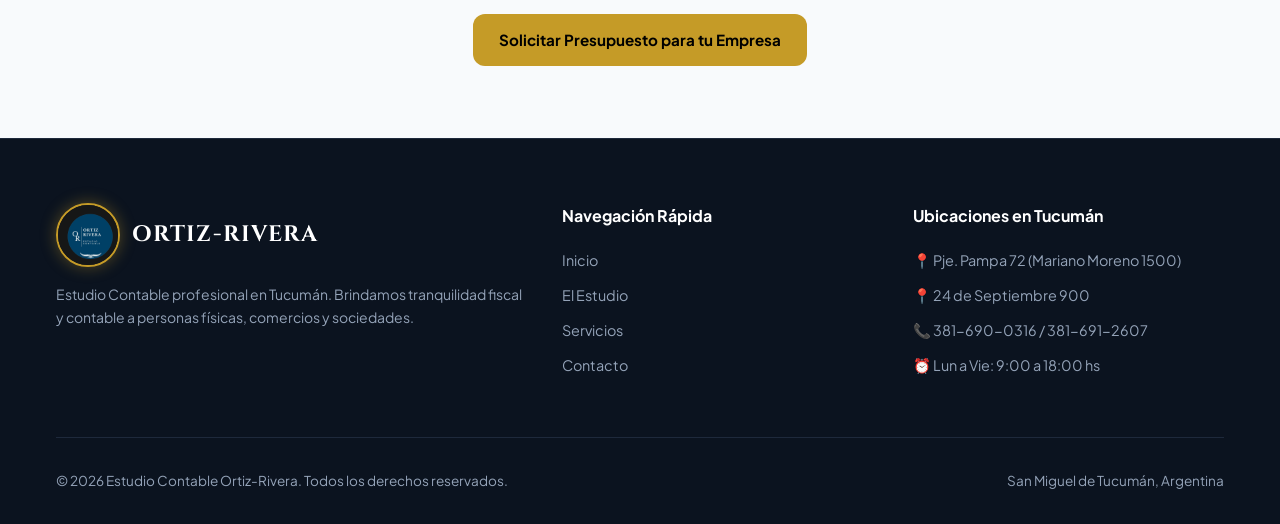
<file: servicios.html>
<!DOCTYPE html>
<html lang="es">
<head>
    <meta charset="UTF-8">
    <meta name="viewport" content="width=device-width, initial-scale=1.0">
    <title>Servicios Contables, Impositivos y Laborales | Ortiz-Rivera Tucumán</title>
    <meta name="description" content="Servicios contables integrales en Tucumán: liquidación de impuestos (ARCA/Rentas), sueldos (F.931), balances certificados (CGCET) y trámites societarios (IPJ).">
    <link rel="canonical" href="https://www.ortizrivera.com.ar/servicios">
    
    <!-- Open Graph -->
    <meta property="og:title" content="Servicios Contables e Impositivos | Estudio Ortiz-Rivera">
    <meta property="og:description" content="Detalle de los servicios profesionales que brindamos a Monotributistas, PyMEs y Sociedades en San Miguel de Tucumán.">
    <meta property="og:url" content="https://www.ortizrivera.com.ar/servicios">
    <meta property="og:image" content="https://www.ortizrivera.com.ar/images/og-image.jpg">
    <meta property="og:image:width" content="1200">
    <meta property="og:image:height" content="630">
    <meta property="og:image:alt" content="Estudio Contable Ortiz-Rivera - San Miguel de Tucumán">
    <meta property="og:locale" content="es_AR">
    <meta property="og:site_name" content="Estudio Contable Ortiz-Rivera">
    <meta name="twitter:card" content="summary_large_image">

    <!-- Íconos -->
    <link rel="icon" href="/favicon.ico" sizes="any">
    <link rel="icon" type="image/png" sizes="32x32" href="/images/favicon-32.png">
    <link rel="icon" type="image/png" sizes="192x192" href="/images/favicon-192.png">
    <link rel="apple-touch-icon" href="/images/apple-touch-icon.png">
    <meta name="theme-color" content="#0A4F78">
    
    <!-- Estilos y Fuentes -->
    <link rel="stylesheet" href="style.css?v=2">
    <link rel="stylesheet" href="https://cdnjs.cloudflare.com/ajax/libs/font-awesome/6.4.0/css/all.min.css">
    <link rel="preconnect" href="https://fonts.googleapis.com">
    <link rel="preconnect" href="https://fonts.gstatic.com" crossorigin>
    <link href="https://fonts.googleapis.com/css2?family=Cinzel:wght@500;700&family=Plus+Jakarta+Sans:wght@300;400;500;600;700&display=swap" rel="stylesheet">
    
    <!-- JavaScript -->
    <script src="script.js?v=2" defer></script>
</head>
<body>

    <!-- Enlace de Salto para Accesibilidad -->
    <a href="#main-content" class="skip-link">Saltar al contenido principal</a>

    <!-- Top Bar -->
    <div class="top-bar">
        <div class="top-bar-container">
            <div class="top-bar-info">
                <span><i class="fa-solid fa-clock" aria-hidden="true"></i> Lun a Vie: 9:00 a 18:00 hs</span>
                <span>|</span>
                <span><i class="fa-solid fa-location-dot" aria-hidden="true"></i> San Miguel de Tucumán</span>
            </div>
            <div class="top-bar-phones">
                <a href="tel:3816900316"><i class="fa-solid fa-phone" aria-hidden="true"></i> 381-690-0316</a>
                <span>|</span>
                <a href="tel:3816912607"><i class="fa-solid fa-phone" aria-hidden="true"></i> 381-691-2607</a>
            </div>
        </div>
    </div>

    <!-- Navegación -->
    <header class="site-header">
        <div class="nav-container">
            <a href="/" class="brand-logo">
                <img src="images/logo.png" alt="Logo Estudio Contable Ortiz-Rivera">
                <div class="brand-title-group">
                    <span class="brand-title">ORTIZ-RIVERA</span>
                    <span class="brand-subtitle">Estudio Contable</span>
                </div>
            </a>

            <button class="mobile-toggle" id="mobile-toggle" aria-label="Abrir menú de navegación" aria-expanded="false" aria-controls="nav-menu">
                <i class="fa-solid fa-bars" aria-hidden="true"></i>
            </button>

            <nav>
                <ul class="nav-menu" id="nav-menu">
                    <li><a href="/" class="nav-link">Inicio</a></li>
                    <li><a href="/nosotros" class="nav-link">El Estudio</a></li>
                    <li><a href="/servicios" class="nav-link active" aria-current="page">Servicios</a></li>
                    <li><a href="/contacto" class="nav-link">Contacto</a></li>
                    <li>
                        <a href="https://wa.me/5493816900316?text=Hola,%20quisiera%20hacer%20una%20consulta%20contable" target="_blank" class="btn btn-whatsapp">
                            <i class="fa-brands fa-whatsapp" aria-hidden="true"></i> Consultar WhatsApp
                        </a>
                    </li>
                </ul>
            </nav>
        </div>
    </header>

    <!-- Encabezado de la Página -->
    <div class="page-header">
        <h1>Nuestros Servicios</h1>
        <div class="breadcrumbs">
            <a href="/">Inicio</a>
            <span>/</span>
            <span>Servicios</span>
        </div>
    </div>

    <!-- Contenido Principal -->
    <main id="main-content">

        <section class="section-padding">
            <div class="container">
                <div class="section-title-wrapper">
                    <span class="section-tag">Especialidades Profesional</span>
                    <h2 class="section-title">Soluciones Contables e Impositivas a tu Medida</h2>
                    <p class="section-description">Acompañamos a personas físicas, profesionales independientes, emprendedores y PyMEs en cada etapa de su actividad.</p>
                </div>

                <div class="grid-3">

                    <!-- SERVICIO 1 -->
                    <div class="card">
                        <div class="card-icon"><i class="fa-solid fa-file-invoice-dollar" aria-hidden="true"></i></div>
                        <h3 class="card-title">Gestión Impositiva ARCA y DGR</h3>
                        <p class="card-text">Liquidación y presentación de declaraciones juradas mensuales y anuales de impuestos nacionales y provinciales.</p>
                        <ul class="card-list">
                            <li><i class="fa-solid fa-check" aria-hidden="true"></i> IVA, Ganancias y Bienes Personales</li>
                            <li><i class="fa-solid fa-check" aria-hidden="true"></i> Ingresos Brutos (DGR Tucumán)</li>
                            <li><i class="fa-solid fa-check" aria-hidden="true"></i> Convenio Multilateral</li>
                            <li><i class="fa-solid fa-check" aria-hidden="true"></i> Moratorias y Planes de Pago</li>
                        </ul>
                    </div>

                    <!-- SERVICIO 2 -->
                    <div class="card">
                        <div class="card-icon"><i class="fa-solid fa-users-gear" aria-hidden="true"></i></div>
                        <h3 class="card-title">Liquidación de Sueldos y Cargas Sociales</h3>
                        <p class="card-text">Gestión integral de nómina, empleados y cumplimiento con los organismos sindicales y la ARCA.</p>
                        <ul class="card-list">
                            <li><i class="fa-solid fa-check" aria-hidden="true"></i> Libro de Sueldos Digital (ARCA)</li>
                            <li><i class="fa-solid fa-check" aria-hidden="true"></i> Formulario 931 y Aportes</li>
                            <li><i class="fa-solid fa-check" aria-hidden="true"></i> Altas, Bajas y Modificaciones</li>
                            <li><i class="fa-solid fa-check" aria-hidden="true"></i> Convenios Colectivos de Trabajo</li>
                        </ul>
                    </div>

                    <!-- SERVICIO 3 -->
                    <div class="card">
                        <div class="card-icon"><i class="fa-solid fa-chart-line" aria-hidden="true"></i></div>
                        <h3 class="card-title">Balances y Auditoría Contable</h3>
                        <p class="card-text">Confección y certificación de Estados Contables anuales con aval del Colegio de Graduados en Ciencias Económicas de Tucumán.</p>
                        <ul class="card-list">
                            <li><i class="fa-solid fa-check" aria-hidden="true"></i> Balances Generales y Anuales</li>
                            <li><i class="fa-solid fa-check" aria-hidden="true"></i> Certificaciones de Ingresos</li>
                            <li><i class="fa-solid fa-check" aria-hidden="true"></i> Manifestación de Bienes</li>
                            <li><i class="fa-solid fa-check" aria-hidden="true"></i> Informes de Auditoría</li>
                        </ul>
                    </div>

                    <!-- SERVICIO 4 -->
                    <div class="card">
                        <div class="card-icon"><i class="fa-solid fa-building-user" aria-hidden="true"></i></div>
                        <h3 class="card-title">Constitución de Sociedades</h3>
                        <p class="card-text">Asesoramiento integral para la creación, modificación y mantenimiento de sociedades comerciales.</p>
                        <ul class="card-list">
                            <li><i class="fa-solid fa-check" aria-hidden="true"></i> Armado de SAS, SRL y SA</li>
                            <li><i class="fa-solid fa-check" aria-hidden="true"></i> Trámites ante IPJ Tucumán</li>
                            <li><i class="fa-solid fa-check" aria-hidden="true"></i> Inscripciones iniciales en ARCA/DGR</li>
                            <li><i class="fa-solid fa-check" aria-hidden="true"></i> Libros Rúbricos Digitales</li>
                        </ul>
                    </div>

                    <!-- SERVICIO 5 -->
                    <div class="card">
                        <div class="card-icon"><i class="fa-solid fa-cash-register" aria-hidden="true"></i></div>
                        <h3 class="card-title">Monotributo y Emprendedores</h3>
                        <p class="card-text">Acompañamiento a profesionales, prestadores de servicios y comerciantes en el régimen simplificado.</p>
                        <ul class="card-list">
                            <li><i class="fa-solid fa-check" aria-hidden="true"></i> Inscripción inicial en ARCA</li>
                            <li><i class="fa-solid fa-check" aria-hidden="true"></i> Recategorización Semestral</li>
                            <li><i class="fa-solid fa-check" aria-hidden="true"></i> Facturación Electrónica</li>
                            <li><i class="fa-solid fa-check" aria-hidden="true"></i> Exenciones y DGR Tucumán</li>
                        </ul>
                    </div>

                    <!-- SERVICIO 6 -->
                    <div class="card">
                        <div class="card-icon"><i class="fa-solid fa-handshake-angle" aria-hidden="true"></i></div>
                        <h3 class="card-title">Consultoría PyME & Financiera</h3>
                        <p class="card-text">Diagnósticos impositivos, análisis de costos y asesoramiento en toma de decisiones de inversión y financiamiento.</p>
                        <ul class="card-list">
                            <li><i class="fa-solid fa-check" aria-hidden="true"></i> Planificación Fiscal Preventiva</li>
                            <li><i class="fa-solid fa-check" aria-hidden="true"></i> Evaluación de Costos</li>
                            <li><i class="fa-solid fa-check" aria-hidden="true"></i> Control de Gestión Operativo</li>
                            <li><i class="fa-solid fa-check" aria-hidden="true"></i> Asesoramiento Continuo</li>
                        </ul>
                    </div>

                </div>

                <div style="text-align: center; margin-top: 3.5rem;">
                    <a href="/contacto" class="btn btn-gold btn-lg">Solicitar Presupuesto para tu Empresa</a>
                </div>
            </div>
        </section>

    </main>

    <!-- Footer -->
    <footer class="site-footer">
        <div class="container">
            <div class="footer-grid">
                <div>
                    <div class="footer-brand">
                        <img src="images/logo.png" alt="Logo Ortiz-Rivera">
                        <span>ORTIZ-RIVERA</span>
                    </div>
                    <p style="font-size: 0.875rem; line-height: 1.6;">Estudio Contable profesional en Tucumán. Brindamos tranquilidad fiscal y contable a personas físicas, comercios y sociedades.</p>
                </div>
                <div>
                    <h4 class="footer-title">Navegación Rápida</h4>
                    <ul class="footer-links">
                        <li><a href="/">Inicio</a></li>
                        <li><a href="/nosotros">El Estudio</a></li>
                        <li><a href="/servicios">Servicios</a></li>
                        <li><a href="/contacto">Contacto</a></li>
                    </ul>
                </div>
                <div>
                    <h4 class="footer-title">Ubicaciones en Tucumán</h4>
                    <ul class="footer-links">
                        <li>📍 Pje. Pampa 72 (Mariano Moreno 1500)</li>
                        <li>📍 24 de Septiembre 900</li>
                        <li>📞 381-690-0316 / 381-691-2607</li>
                        <li>⏰ Lun a Vie: 9:00 a 18:00 hs</li>
                    </ul>
                </div>
            </div>
            <div class="footer-bottom">
                <p>&copy; 2026 Estudio Contable Ortiz-Rivera. Todos los derechos reservados.</p>
                <p>San Miguel de Tucumán, Argentina</p>
            </div>
        </div>
    </footer>


    <!-- Botón flotante de WhatsApp -->
    <a href="https://wa.me/5493816900316?text=Hola,%20quisiera%20hacer%20una%20consulta%20contable" target="_blank" rel="noopener" class="whatsapp-float" aria-label="Escribinos por WhatsApp">
        <i class="fa-brands fa-whatsapp" aria-hidden="true"></i>
        <span class="whatsapp-float-text">¿Consultas? Escríbenos</span>
    </a>

</body>
</html>
</file>
<file: style.css>
/* ==========================================================================
   Estudio Contable Ortiz-Rivera - Hoja de Estilos Principal (style.css)
   Diseño Responsive, Accesible y Optimizado para SEO
   ========================================================================== */

/* --- Variables CSS --- */
:root {
    --primary-navy: #0A4F78;
    --dark-navy: #06324D;
    --light-navy: #13679A;
    --gold-accent: #C59B27;
    --gold-hover: #D97706;
    --whatsapp-green: #059669;
    --whatsapp-hover: #047857;
    
    --bg-light: #F8FAFC;
    --bg-white: #FFFFFF;
    --bg-dark: #0B131F;
    --surface-card: #FFFFFF;
    
    --text-primary: #0F172A;
    --text-secondary: #475569;
    --text-muted: #64748B;
    --text-light: #F8FAFC;
    
    --border-color: #E2E8F0;
    --border-focus: #0A4F78;
    
    --font-serif: 'Cinzel', serif;
    --font-sans: 'Plus Jakarta Sans', -apple-system, BlinkMacSystemFont, "Segoe UI", Roboto, sans-serif;
    
    --transition-fast: 0.2s ease;
    --transition-normal: 0.3s ease;
    --shadow-sm: 0 1px 3px rgba(0,0,0,0.08);
    --shadow-md: 0 4px 6px -1px rgba(0,0,0,0.1), 0 2px 4px -1px rgba(0,0,0,0.06);
    --shadow-lg: 0 10px 15px -3px rgba(0,0,0,0.1), 0 4px 6px -2px rgba(0,0,0,0.05);
    --shadow-xl: 0 20px 25px -5px rgba(0,0,0,0.1), 0 10px 10px -5px rgba(0,0,0,0.04);
    
    --radius-sm: 0.375rem;
    --radius-md: 0.5rem;
    --radius-lg: 0.75rem;
    --radius-xl: 1rem;
    --radius-full: 9999px;
}

/* --- Reset y Base --- */
*, *::before, *::after {
    box-sizing: border-box;
    margin: 0;
    padding: 0;
}

html {
    scroll-behavior: smooth;
    font-size: 16px;
}

body {
    font-family: var(--font-sans);
    background-color: var(--bg-light);
    color: var(--text-primary);
    line-height: 1.6;
    min-height: 100vh;
    display: flex;
    flex-direction: column;
}

main {
    flex: 1;
}

img {
    max-width: 100%;
    height: auto;
    display: block;
}

a {
    color: inherit;
    text-decoration: none;
    transition: color var(--transition-fast);
}

/* --- Accesibilidad: Enlace de Salto --- */
.skip-link {
    position: absolute;
    top: -100px;
    left: 1rem;
    background: var(--gold-accent);
    color: #000;
    padding: 0.75rem 1.25rem;
    font-weight: 700;
    border-radius: var(--radius-md);
    z-index: 9999;
    transition: top var(--transition-fast);
}

.skip-link:focus {
    top: 1rem;
}

:focus-visible {
    outline: 3px solid var(--gold-accent);
    outline-offset: 2px;
}

/* --- Top Bar --- */
.top-bar {
    background-color: var(--bg-dark);
    color: #CBD5E1;
    font-size: 0.875rem;
    padding: 0.5rem 1rem;
    border-bottom: 1px solid #1E293B;
}

.top-bar-container {
    max-width: 1200px;
    margin: 0 auto;
    display: flex;
    flex-wrap: wrap;
    justify-content: space-between;
    align-items: center;
    gap: 0.75rem;
}

.top-bar-info, .top-bar-phones {
    display: flex;
    align-items: center;
    gap: 1rem;
}

.top-bar-info i, .top-bar-phones i {
    color: var(--gold-accent);
}

.top-bar a:hover {
    color: var(--gold-accent);
}

/* --- Header & Navegación --- */
.site-header {
    position: sticky;
    top: 0;
    z-index: 1000;
    background-color: rgba(255, 255, 255, 0.96);
    backdrop-filter: blur(10px);
    border-bottom: 1px solid var(--border-color);
    box-shadow: var(--shadow-sm);
}

.nav-container {
    max-width: 1200px;
    margin: 0 auto;
    padding: 0.75rem 1rem;
    display: flex;
    justify-content: space-between;
    align-items: center;
}

.brand-logo {
    display: flex;
    align-items: center;
    gap: 0.75rem;
}

.brand-logo img {
    height: 52px;
    width: 52px;
    border-radius: var(--radius-full);
    object-fit: cover;
    box-shadow: var(--shadow-sm);
}

.brand-title {
    font-family: var(--font-serif);
    font-weight: 700;
    font-size: 1.25rem;
    color: var(--dark-navy);
    letter-spacing: 0.05em;
    line-height: 1.1;
}

.brand-subtitle {
    font-size: 0.75rem;
    font-weight: 600;
    color: var(--gold-accent);
    text-transform: uppercase;
    letter-spacing: 0.15em;
}

/* Menú de Navegación */
.nav-menu {
    display: flex;
    align-items: center;
    gap: 2rem;
    list-style: none;
}

.nav-link {
    font-weight: 600;
    font-size: 0.95rem;
    color: var(--text-secondary);
    padding: 0.5rem 0;
    position: relative;
}

.nav-link:hover, .nav-link.active {
    color: var(--primary-navy);
}

.nav-link.active::after {
    content: '';
    position: absolute;
    bottom: -2px;
    left: 0;
    width: 100%;
    height: 3px;
    background-color: var(--gold-accent);
    border-radius: var(--radius-full);
}

/* Botón Hamburguesa Móvil */
.mobile-toggle {
    display: none;
    background: none;
    border: none;
    font-size: 1.5rem;
    color: var(--dark-navy);
    cursor: pointer;
    padding: 0.5rem;
}

/* --- Componentes del Botón --- */
.btn {
    display: inline-flex;
    align-items: center;
    justify-content: center;
    gap: 0.5rem;
    padding: 0.75rem 1.5rem;
    font-weight: 700;
    font-size: 0.95rem;
    border-radius: var(--radius-lg);
    cursor: pointer;
    border: 2px solid transparent;
    transition: all var(--transition-normal);
}

.btn-primary {
    background-color: var(--primary-navy);
    color: var(--bg-white);
}

.btn-primary:hover {
    background-color: var(--dark-navy);
    box-shadow: var(--shadow-md);
}

.btn-gold {
    background-color: var(--gold-accent);
    color: #000;
}

.btn-gold:hover {
    background-color: var(--gold-hover);
    color: #000;
    box-shadow: var(--shadow-md);
}

.btn-whatsapp {
    background-color: var(--whatsapp-green);
    color: var(--bg-white);
}

.btn-whatsapp:hover {
    background-color: var(--whatsapp-hover);
    color: var(--bg-white);
    box-shadow: var(--shadow-md);
}

.btn-outline {
    border-color: var(--border-color);
    background-color: transparent;
    color: var(--text-primary);
}

.btn-outline:hover {
    background-color: var(--border-color);
}

/* --- Hero Section --- */
.hero-section {
    background: linear-gradient(135deg, #06324D 0%, #0A4F78 60%, #0F2537 100%);
    color: var(--text-light);
    padding: 5rem 1rem;
    position: relative;
    overflow: hidden;
}

.hero-container {
    max-width: 1200px;
    margin: 0 auto;
    display: grid;
    grid-template-columns: 1fr;
    gap: 3rem;
    align-items: center;
}

@media (min-width: 992px) {
    .hero-container {
        grid-template-columns: 1.2fr 0.8fr;
    }
}

.hero-badge {
    display: inline-flex;
    align-items: center;
    gap: 0.5rem;
    background: rgba(255, 255, 255, 0.12);
    backdrop-filter: blur(5px);
    padding: 0.4rem 1rem;
    border-radius: var(--radius-full);
    font-size: 0.85rem;
    font-weight: 600;
    color: var(--gold-accent);
    border: 1px solid rgba(255, 255, 255, 0.15);
    margin-bottom: 1rem;
}

.hero-title {
    font-family: var(--font-serif);
    font-size: 2.5rem;
    font-weight: 700;
    line-height: 1.2;
    margin-bottom: 1.25rem;
}

@media (min-width: 768px) {
    .hero-title {
        font-size: 3.25rem;
    }
}

.hero-description {
    font-size: 1.125rem;
    color: #E2E8F0;
    margin-bottom: 2rem;
    max-width: 650px;
}

.hero-actions {
    display: flex;
    flex-wrap: wrap;
    gap: 1rem;
}

.hero-logo-wrapper {
    display: flex;
    justify-content: center;
    align-items: center;
}

.hero-logo-card {
    width: 260px;
    height: 260px;
    border-radius: var(--radius-full);
    padding: 8px;
    background: linear-gradient(135deg, var(--gold-accent), var(--primary-navy));
    box-shadow: var(--shadow-xl);
}

.hero-logo-card img {
    width: 100%;
    height: 100%;
    border-radius: var(--radius-full);
    object-fit: cover;
}

/* --- Breadcrumbs / Encabezado Interno --- */
.page-header {
    background: linear-gradient(135deg, var(--dark-navy) 0%, var(--primary-navy) 100%);
    color: var(--text-light);
    padding: 3.5rem 1rem;
    text-align: center;
}

.page-header h1 {
    font-family: var(--font-serif);
    font-size: 2.5rem;
    font-weight: 700;
    margin-bottom: 0.5rem;
}

.breadcrumbs {
    display: flex;
    justify-content: center;
    gap: 0.5rem;
    font-size: 0.875rem;
    color: #CBD5E1;
}

.breadcrumbs a:hover {
    color: var(--gold-accent);
}

/* --- Contenedor Global y Secciones --- */
.container {
    max-width: 1200px;
    margin: 0 auto;
    padding: 0 1rem;
}

.section-padding {
    padding: 4.5rem 0;
}

.section-title-wrapper {
    text-align: center;
    max-width: 700px;
    margin: 0 auto 3.5rem auto;
}

.section-tag {
    font-size: 0.85rem;
    font-weight: 700;
    text-transform: uppercase;
    letter-spacing: 0.15em;
    color: var(--primary-navy);
    margin-bottom: 0.5rem;
    display: block;
}

.section-title {
    font-family: var(--font-serif);
    font-size: 2.25rem;
    color: var(--dark-navy);
    font-weight: 700;
    line-height: 1.25;
}

.section-description {
    color: var(--text-secondary);
    font-size: 1.05rem;
    margin-top: 0.75rem;
}

/* --- Grillas y Cards --- */
.grid-2 {
    display: grid;
    grid-template-columns: 1fr;
    gap: 2rem;
}

.grid-3 {
    display: grid;
    grid-template-columns: 1fr;
    gap: 2rem;
}

@media (min-width: 768px) {
    .grid-2 { grid-template-columns: repeat(2, 1fr); }
    .grid-3 { grid-template-columns: repeat(2, 1fr); }
}

@media (min-width: 1024px) {
    .grid-3 { grid-template-columns: repeat(3, 1fr); }
}

.card {
    background-color: var(--surface-card);
    border-radius: var(--radius-xl);
    padding: 2rem;
    border: 1px solid var(--border-color);
    box-shadow: var(--shadow-sm);
    transition: transform var(--transition-normal), box-shadow var(--transition-normal);
}

.card:hover {
    transform: translateY(-4px);
    box-shadow: var(--shadow-lg);
}

.card-icon {
    width: 56px;
    height: 56px;
    background-color: rgba(10, 79, 120, 0.08);
    color: var(--primary-navy);
    border-radius: var(--radius-lg);
    display: flex;
    align-items: center;
    justify-content: center;
    font-size: 1.5rem;
    margin-bottom: 1.25rem;
}

.card-title {
    font-family: var(--font-serif);
    font-size: 1.25rem;
    color: var(--dark-navy);
    font-weight: 700;
    margin-bottom: 0.75rem;
}

.card-text {
    color: var(--text-secondary);
    font-size: 0.95rem;
    margin-bottom: 1.25rem;
}

.card-list {
    list-style: none;
    font-size: 0.875rem;
    color: var(--text-muted);
}

.card-list li {
    display: flex;
    align-items: center;
    gap: 0.5rem;
    margin-bottom: 0.5rem;
}

.card-list li i {
    color: var(--whatsapp-green);
}

/* --- Sucursales / Tarjetas de Ubicación --- */
.branch-card {
    background-color: var(--bg-white);
    border-radius: var(--radius-xl);
    border: 1px solid var(--border-color);
    padding: 2rem;
    display: flex;
    flex-direction: column;
    justify-content: space-between;
    gap: 1.5rem;
    box-shadow: var(--shadow-sm);
}

.branch-badge {
    display: inline-flex;
    align-items: center;
    gap: 0.4rem;
    background-color: rgba(10, 79, 120, 0.1);
    color: var(--primary-navy);
    font-weight: 700;
    font-size: 0.75rem;
    padding: 0.25rem 0.75rem;
    border-radius: var(--radius-full);
}

.branch-name {
    font-family: var(--font-serif);
    font-size: 1.5rem;
    color: var(--dark-navy);
    font-weight: 700;
    margin: 0.5rem 0 0.25rem 0;
}

.branch-detail {
    font-size: 0.9rem;
    color: var(--text-secondary);
    display: flex;
    align-items: center;
    gap: 0.5rem;
    margin-bottom: 0.4rem;
}

.branch-detail i {
    color: var(--gold-accent);
}

/* --- Formulario de Contacto --- */
.contact-form {
    background-color: var(--bg-white);
    padding: 2.5rem;
    border-radius: var(--radius-xl);
    border: 1px solid var(--border-color);
    box-shadow: var(--shadow-md);
}

.form-group {
    margin-bottom: 1.5rem;
}

.form-label {
    display: block;
    font-weight: 600;
    font-size: 0.9rem;
    color: var(--text-primary);
    margin-bottom: 0.5rem;
}

.form-control {
    width: 100%;
    padding: 0.85rem 1rem;
    font-family: var(--font-sans);
    font-size: 0.95rem;
    border: 1px solid var(--border-color);
    border-radius: var(--radius-md);
    background-color: var(--bg-light);
    transition: border-color var(--transition-fast), box-shadow var(--transition-fast);
}

.form-control:focus {
    outline: none;
    border-color: var(--primary-navy);
    background-color: var(--bg-white);
    box-shadow: 0 0 0 3px rgba(10, 79, 120, 0.15);
}

textarea.form-control {
    resize: vertical;
    min-height: 120px;
}

/* --- Footer --- */
.site-footer {
    background-color: var(--bg-dark);
    color: #94A3B8;
    padding: 4rem 0 2rem 0;
    border-top: 1px solid #1E293B;
}

.footer-grid {
    display: grid;
    grid-template-columns: 1fr;
    gap: 2.5rem;
    margin-bottom: 3rem;
}

@media (min-width: 768px) {
    .footer-grid {
        grid-template-columns: 1.5fr 1fr 1fr;
    }
}

.footer-brand {
    display: flex;
    align-items: center;
    gap: 0.75rem;
    margin-bottom: 1rem;
}

.footer-brand img {
    height: 64px;
    width: 64px;
    border-radius: var(--radius-full);
    border: 2.5px solid var(--gold-accent);
    box-shadow: 0 0 16px rgba(197, 155, 39, 0.4);
    background-color: var(--primary-navy);
    object-fit: cover;
    transition: transform var(--transition-normal);
}

.footer-brand img:hover {
    transform: scale(1.08);
}

.footer-brand span {
    font-family: var(--font-serif);
    font-size: 1.4rem;
    color: var(--bg-white);
    font-weight: 700;
    letter-spacing: 0.05em;
}

.footer-title {
    color: var(--bg-white);
    font-size: 1rem;
    font-weight: 700;
    margin-bottom: 1.25rem;
}

.footer-links {
    list-style: none;
    font-size: 0.9rem;
}

.footer-links li {
    margin-bottom: 0.75rem;
}

.footer-links a:hover {
    color: var(--gold-accent);
}

.footer-bottom {
    border-top: 1px solid #1E293B;
    padding-top: 2rem;
    display: flex;
    flex-wrap: wrap;
    justify-content: space-between;
    align-items: center;
    gap: 1rem;
    font-size: 0.85rem;
}

/* Responsive Menu Dropdown */
@media (max-width: 767px) {
    .mobile-toggle {
        display: block;
    }
    
    .nav-menu {
        position: absolute;
        top: 100%;
        left: 0;
        width: 100%;
        background-color: var(--bg-white);
        flex-direction: column;
        align-items: flex-start;
        padding: 1.5rem;
        gap: 1.25rem;
        border-bottom: 1px solid var(--border-color);
        box-shadow: var(--shadow-md);
        display: none;
    }
    
    .nav-menu.show {
        display: flex;
    }
}


/* ===== Botón flotante de WhatsApp ===== */
.whatsapp-float {
    position: fixed;
    right: 1.25rem;
    bottom: 1.25rem;
    z-index: 1000;
    display: inline-flex;
    align-items: center;
    gap: 0.6rem;
    justify-content: center;
    min-width: 3.5rem;
    min-height: 3.5rem;
    padding: 0.85rem;
    border-radius: var(--radius-full);
    background-color: var(--whatsapp-green);
    color: #fff;
    text-decoration: none;
    font-weight: 600;
    font-size: 0.95rem;
    box-shadow: var(--shadow-xl);
    transition: background-color var(--transition-fast), transform var(--transition-fast);
}
.whatsapp-float i { font-size: 1.75rem; line-height: 1; }
.whatsapp-float:hover,
.whatsapp-float:focus-visible { background-color: var(--whatsapp-hover); transform: translateY(-2px); color: #fff; }
.whatsapp-float-text { display: none; }
@media (min-width: 768px) {
    .whatsapp-float { padding: 0.85rem 1.25rem; }
    .whatsapp-float-text { display: inline; }
}
@media print { .whatsapp-float { display: none; } }

/* ===== Mapas de sedes (Contacto) ===== */
.branch-map {
    display: block;
    width: 100%;
    height: 220px;
    border: 0;
    border-radius: var(--radius-md);
    margin: 1rem 0 0.5rem;
    background-color: var(--bg-light);
}
.branch-map-link {
    display: inline-flex;
    align-items: center;
    gap: 0.4rem;
    margin-bottom: 1rem;
    font-size: 0.9rem;
    font-weight: 600;
    color: var(--primary-navy);
}
.branch-map-link:hover { color: var(--light-navy); }
</file>
